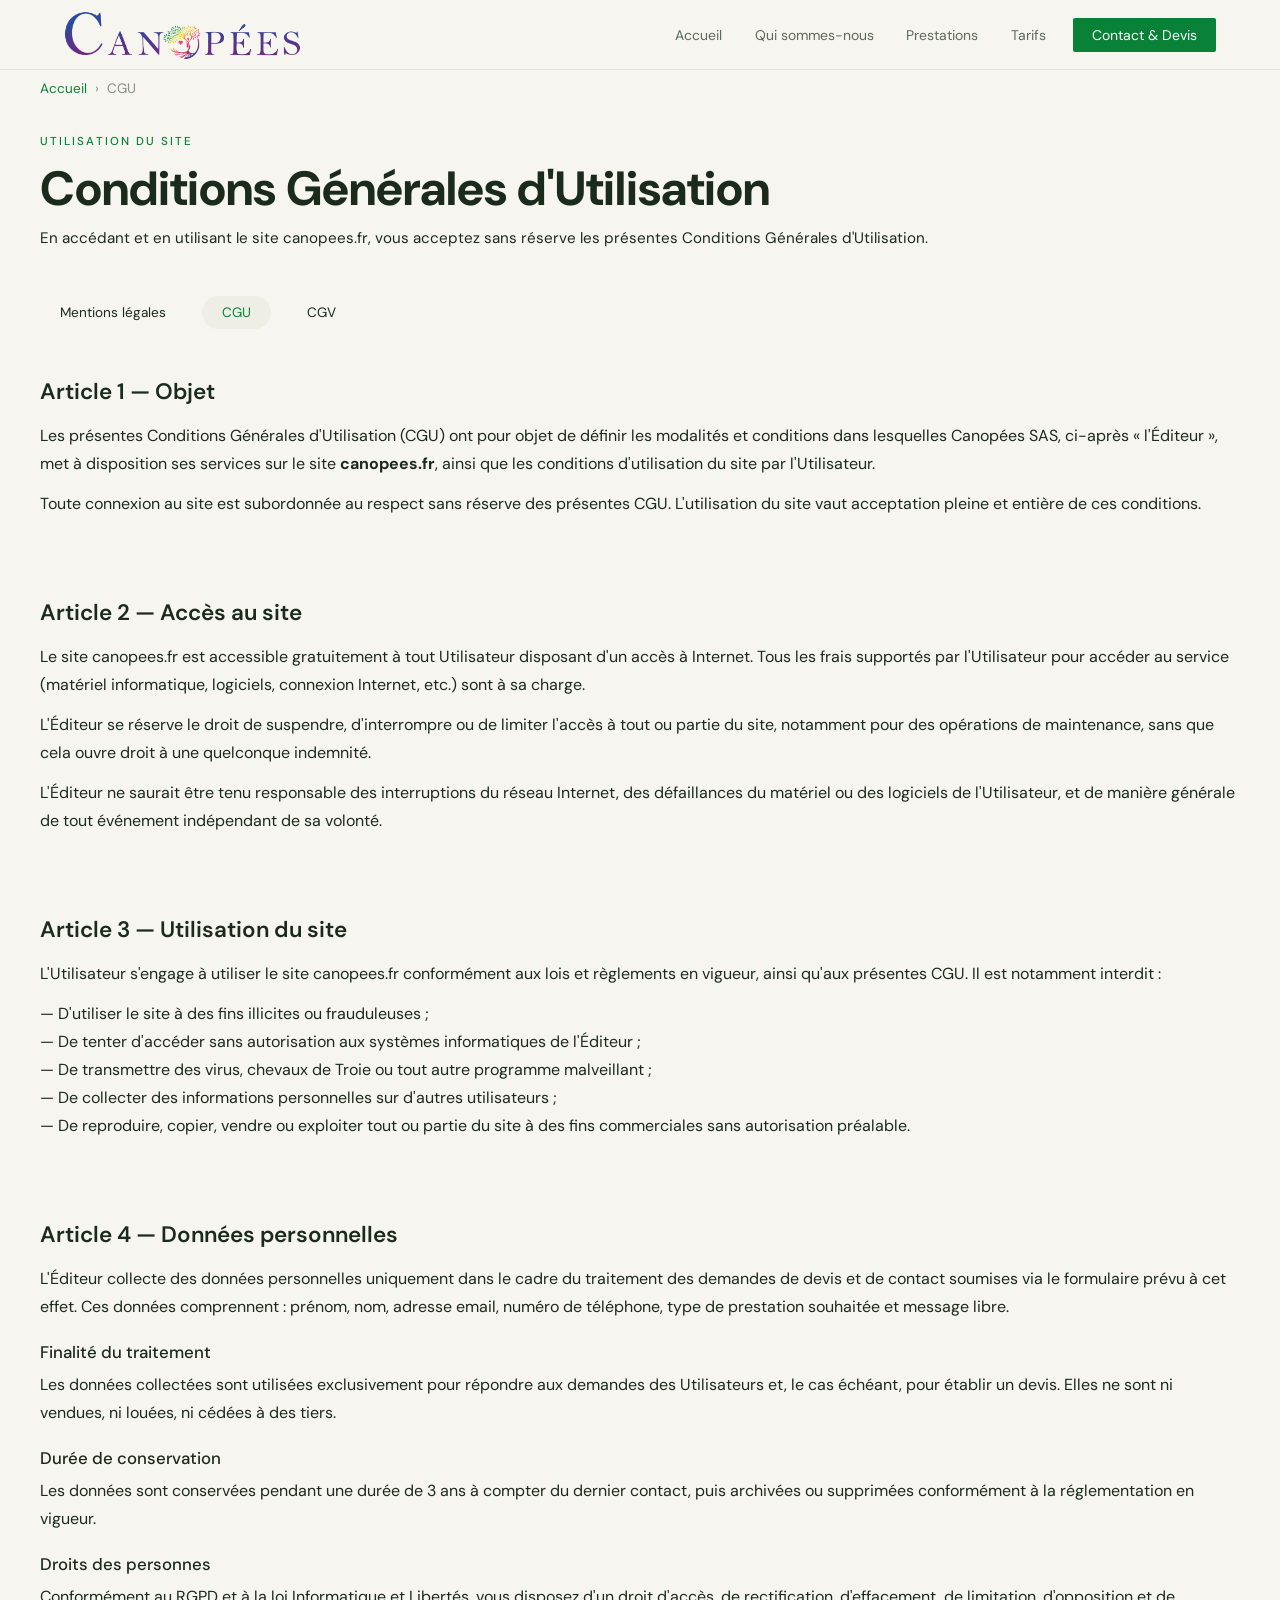
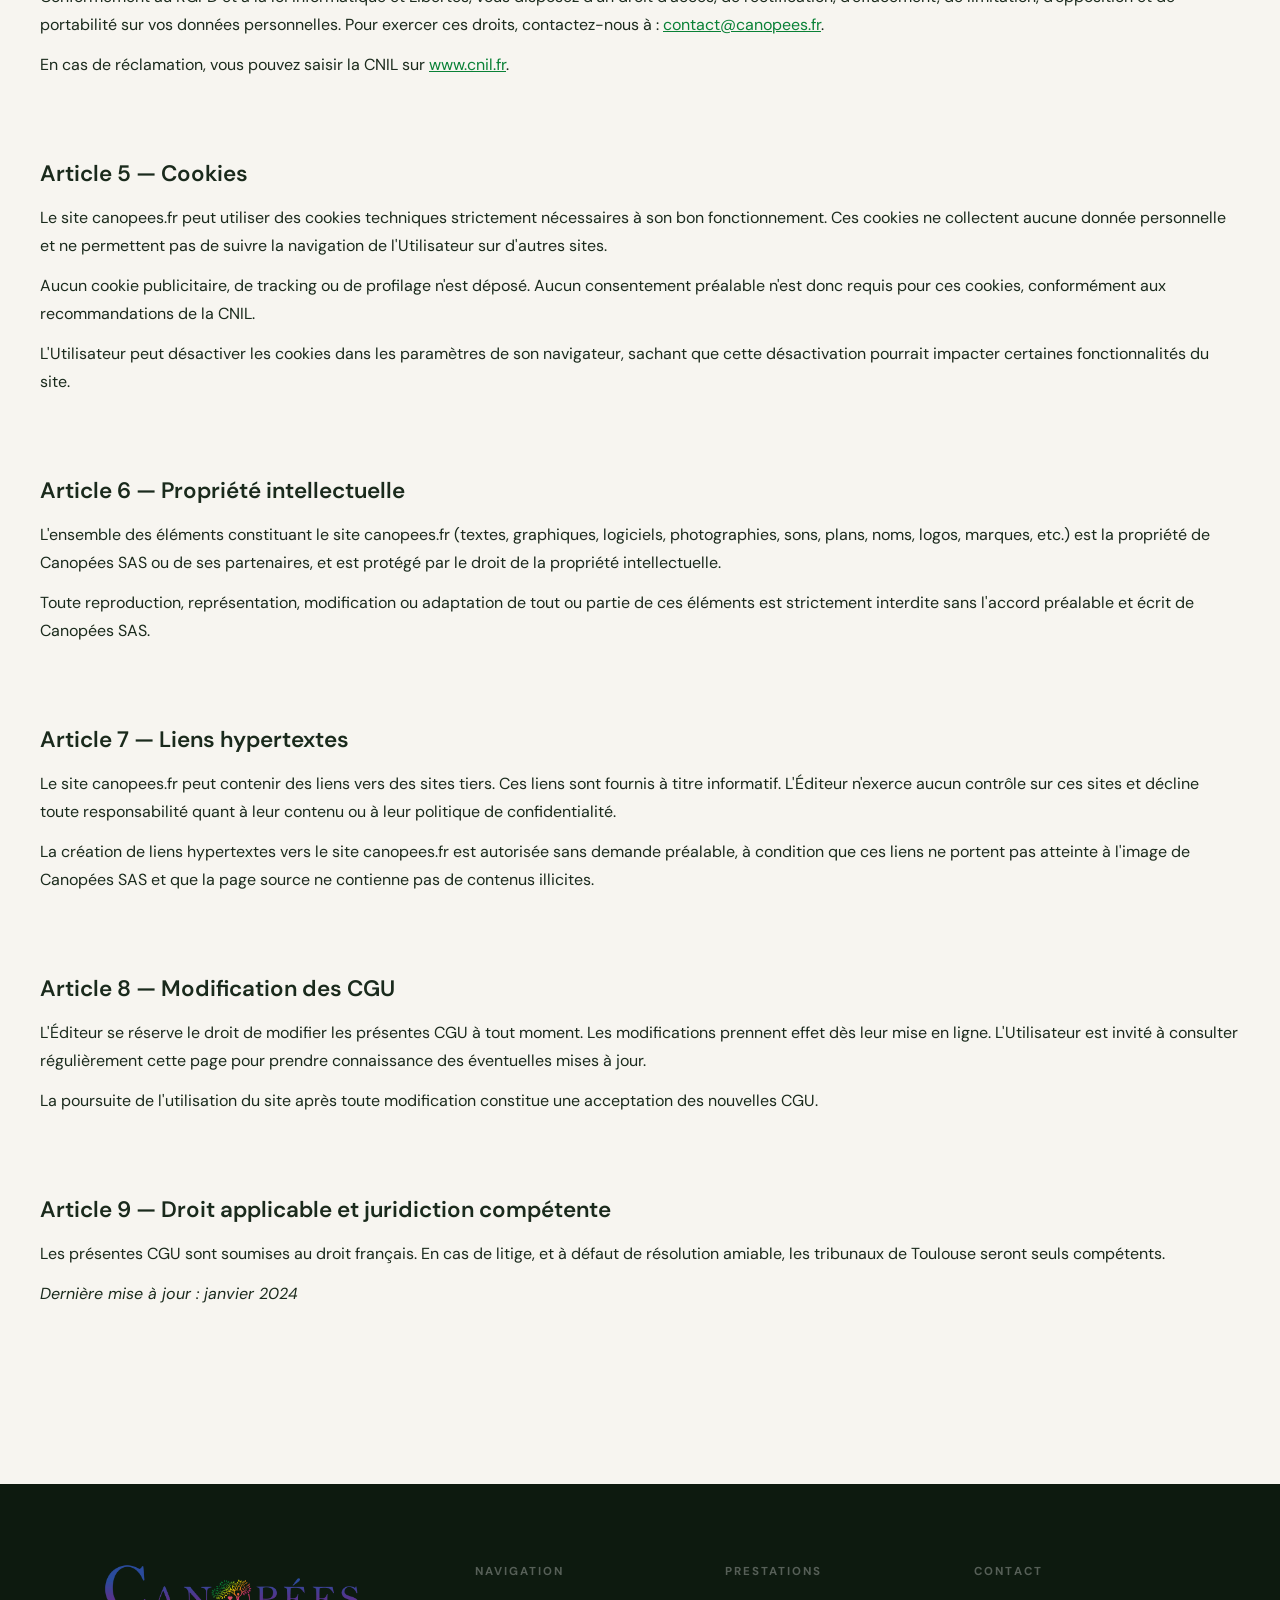
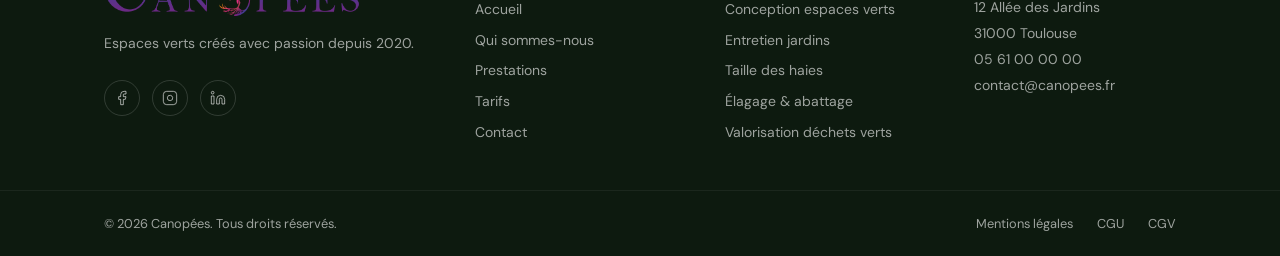
<file: cgu.html>
<!doctype html>
<html lang="fr">
  <head>
    <meta charset="UTF-8" />
    <meta name="viewport" content="width=device-width, initial-scale=1.0" />
    <title>Conditions Générales d'Utilisation — Canopées</title>
    <link rel="preconnect" href="https://fonts.googleapis.com" />
    <link rel="preconnect" href="https://fonts.gstatic.com" crossorigin />
    <link
      href="https://fonts.googleapis.com/css2?family=Cormorant+Garamond:ital,wght@0,300;0,400;0,600;1,300;1,400&family=DM+Sans:wght@300;400;500&display=swap"
      rel="stylesheet"
    />
    <link rel="stylesheet" href="style.css" />
    <style>
      .legal-page {
        padding: 5rem 0 6rem;
      }
      .legal-page h1 {
        font-size: clamp(2rem, 4vw, 3rem);
        margin-bottom: 0.5rem;
      }
      .legal-page .eyebrow {
        margin-bottom: 0.5rem;
      }
      .legal-intro {
        color: var(--text-light);
        margin-bottom: 3rem;
        font-size: 0.95rem;
      }
      .legal-section {
        margin-bottom: 2.5rem;
        padding-bottom: 2.5rem;
        border-bottom: 1px solid var(--border);
      }
      .legal-section:last-child {
        border-bottom: none;
      }
      .legal-section h2 {
        font-size: 1.4rem;
        font-weight: 600;
        margin-bottom: 1rem;
        color: var(--text);
      }
      .legal-section h3 {
        font-size: 1.05rem;
        font-weight: 500;
        margin: 1.25rem 0 0.5rem;
        color: var(--text);
      }
      .legal-section p {
        color: var(--text-light);
        line-height: 1.75;
        margin-bottom: 0.75rem;
      }
      .legal-section p:last-child {
        margin-bottom: 0;
      }
      .legal-section a {
        color: var(--green);
        text-decoration: underline;
      }
      .legal-breadcrumb {
        display: flex;
        align-items: center;
        gap: 0.5rem;
        font-size: 0.85rem;
        color: var(--text-light);
        margin-bottom: 2rem;
      }
      .legal-breadcrumb a {
        color: var(--green);
        text-decoration: none;
      }
      .legal-breadcrumb a:hover {
        text-decoration: underline;
      }
      .legal-breadcrumb span {
        opacity: 0.5;
      }
      .legal-nav {
        display: flex;
        gap: 1rem;
        flex-wrap: wrap;
        margin-bottom: 3rem;
      }
      .legal-nav a {
        padding: 0.5rem 1.25rem;
        border: 1px solid var(--border);
        border-radius: 100px;
        font-size: 0.85rem;
        text-decoration: none;
        color: var(--text-light);
        transition: all 0.2s;
      }
      .legal-nav a:hover,
      .legal-nav a.active {
        border-color: var(--green);
        color: var(--green);
        background: rgba(74, 103, 65, 0.05);
      }
    </style>
  </head>
  <body>
    <!-- NAV -->
    <nav id="navbar">
      <div class="nav-logo">
        <a
          href="index.html"
          style="
            display: flex;
            align-items: center;
            gap: 0.5rem;
            text-decoration: none;
            color: inherit;
          "
        >
          <img
            src="images/logo.png"
            alt="Canopées"
            style="height: 48px; width: auto"
          />
        </a>
      </div>
      <button class="burger" id="burger" aria-label="Menu">
        <span></span><span></span><span></span>
      </button>
      <ul class="nav-links" id="nav-links">
        <li><a href="index.html">Accueil</a></li>
        <li><a href="qui-sommes-nous.html">Qui sommes-nous</a></li>
        <li><a href="prestations.html">Prestations</a></li>
        <li><a href="tarifs.html">Tarifs</a></li>
        <li><a href="contact.php" class="nav-cta">Contact & Devis</a></li>
      </ul>
    </nav>

    <main>
      <div class="container legal-page">
        <div class="legal-breadcrumb">
          <a href="index.html">Accueil</a>
          <span>›</span>
          <span>CGU</span>
        </div>

        <span class="eyebrow">Utilisation du site</span>
        <h1>Conditions Générales d'Utilisation</h1>
        <p class="legal-intro">
          En accédant et en utilisant le site canopees.fr, vous acceptez sans
          réserve les présentes Conditions Générales d'Utilisation.
        </p>

        <div class="legal-nav">
          <a href="mentions-legales.html">Mentions légales</a>
          <a href="cgu.html" class="active">CGU</a>
          <a href="cgv.html">CGV</a>
        </div>

        <div class="legal-section">
          <h2>Article 1 — Objet</h2>
          <p>
            Les présentes Conditions Générales d'Utilisation (CGU) ont pour
            objet de définir les modalités et conditions dans lesquelles
            Canopées SAS, ci-après « l'Éditeur », met à disposition ses services
            sur le site <strong>canopees.fr</strong>, ainsi que les conditions
            d'utilisation du site par l'Utilisateur.
          </p>
          <p>
            Toute connexion au site est subordonnée au respect sans réserve des
            présentes CGU. L'utilisation du site vaut acceptation pleine et
            entière de ces conditions.
          </p>
        </div>

        <div class="legal-section">
          <h2>Article 2 — Accès au site</h2>
          <p>
            Le site canopees.fr est accessible gratuitement à tout Utilisateur
            disposant d'un accès à Internet. Tous les frais supportés par
            l'Utilisateur pour accéder au service (matériel informatique,
            logiciels, connexion Internet, etc.) sont à sa charge.
          </p>
          <p>
            L'Éditeur se réserve le droit de suspendre, d'interrompre ou de
            limiter l'accès à tout ou partie du site, notamment pour des
            opérations de maintenance, sans que cela ouvre droit à une
            quelconque indemnité.
          </p>
          <p>
            L'Éditeur ne saurait être tenu responsable des interruptions du
            réseau Internet, des défaillances du matériel ou des logiciels de
            l'Utilisateur, et de manière générale de tout événement indépendant
            de sa volonté.
          </p>
        </div>

        <div class="legal-section">
          <h2>Article 3 — Utilisation du site</h2>
          <p>
            L'Utilisateur s'engage à utiliser le site canopees.fr conformément
            aux lois et règlements en vigueur, ainsi qu'aux présentes CGU. Il
            est notamment interdit :
          </p>
          <p>
            — D'utiliser le site à des fins illicites ou frauduleuses ;<br />
            — De tenter d'accéder sans autorisation aux systèmes informatiques
            de l'Éditeur ;<br />
            — De transmettre des virus, chevaux de Troie ou tout autre programme
            malveillant ;<br />
            — De collecter des informations personnelles sur d'autres
            utilisateurs ;<br />
            — De reproduire, copier, vendre ou exploiter tout ou partie du site
            à des fins commerciales sans autorisation préalable.
          </p>
        </div>

        <div class="legal-section">
          <h2>Article 4 — Données personnelles</h2>
          <p>
            L'Éditeur collecte des données personnelles uniquement dans le cadre
            du traitement des demandes de devis et de contact soumises via le
            formulaire prévu à cet effet. Ces données comprennent : prénom, nom,
            adresse email, numéro de téléphone, type de prestation souhaitée et
            message libre.
          </p>
          <h3>Finalité du traitement</h3>
          <p>
            Les données collectées sont utilisées exclusivement pour répondre
            aux demandes des Utilisateurs et, le cas échéant, pour établir un
            devis. Elles ne sont ni vendues, ni louées, ni cédées à des tiers.
          </p>
          <h3>Durée de conservation</h3>
          <p>
            Les données sont conservées pendant une durée de 3 ans à compter du
            dernier contact, puis archivées ou supprimées conformément à la
            réglementation en vigueur.
          </p>
          <h3>Droits des personnes</h3>
          <p>
            Conformément au RGPD et à la loi Informatique et Libertés, vous
            disposez d'un droit d'accès, de rectification, d'effacement, de
            limitation, d'opposition et de portabilité sur vos données
            personnelles. Pour exercer ces droits, contactez-nous à :
            <a href="mailto:contact@canopees.fr">contact@canopees.fr</a>.
          </p>
          <p>
            En cas de réclamation, vous pouvez saisir la CNIL sur
            <a href="https://www.cnil.fr" target="_blank" rel="noopener"
              >www.cnil.fr</a
            >.
          </p>
        </div>

        <div class="legal-section">
          <h2>Article 5 — Cookies</h2>
          <p>
            Le site canopees.fr peut utiliser des cookies techniques strictement
            nécessaires à son bon fonctionnement. Ces cookies ne collectent
            aucune donnée personnelle et ne permettent pas de suivre la
            navigation de l'Utilisateur sur d'autres sites.
          </p>
          <p>
            Aucun cookie publicitaire, de tracking ou de profilage n'est déposé.
            Aucun consentement préalable n'est donc requis pour ces cookies,
            conformément aux recommandations de la CNIL.
          </p>
          <p>
            L'Utilisateur peut désactiver les cookies dans les paramètres de son
            navigateur, sachant que cette désactivation pourrait impacter
            certaines fonctionnalités du site.
          </p>
        </div>

        <div class="legal-section">
          <h2>Article 6 — Propriété intellectuelle</h2>
          <p>
            L'ensemble des éléments constituant le site canopees.fr (textes,
            graphiques, logiciels, photographies, sons, plans, noms, logos,
            marques, etc.) est la propriété de Canopées SAS ou de ses
            partenaires, et est protégé par le droit de la propriété
            intellectuelle.
          </p>
          <p>
            Toute reproduction, représentation, modification ou adaptation de
            tout ou partie de ces éléments est strictement interdite sans
            l'accord préalable et écrit de Canopées SAS.
          </p>
        </div>

        <div class="legal-section">
          <h2>Article 7 — Liens hypertextes</h2>
          <p>
            Le site canopees.fr peut contenir des liens vers des sites tiers.
            Ces liens sont fournis à titre informatif. L'Éditeur n'exerce aucun
            contrôle sur ces sites et décline toute responsabilité quant à leur
            contenu ou à leur politique de confidentialité.
          </p>
          <p>
            La création de liens hypertextes vers le site canopees.fr est
            autorisée sans demande préalable, à condition que ces liens ne
            portent pas atteinte à l'image de Canopées SAS et que la page source
            ne contienne pas de contenus illicites.
          </p>
        </div>

        <div class="legal-section">
          <h2>Article 8 — Modification des CGU</h2>
          <p>
            L'Éditeur se réserve le droit de modifier les présentes CGU à tout
            moment. Les modifications prennent effet dès leur mise en ligne.
            L'Utilisateur est invité à consulter régulièrement cette page pour
            prendre connaissance des éventuelles mises à jour.
          </p>
          <p>
            La poursuite de l'utilisation du site après toute modification
            constitue une acceptation des nouvelles CGU.
          </p>
        </div>

        <div class="legal-section">
          <h2>Article 9 — Droit applicable et juridiction compétente</h2>
          <p>
            Les présentes CGU sont soumises au droit français. En cas de litige,
            et à défaut de résolution amiable, les tribunaux de Toulouse seront
            seuls compétents.
          </p>
          <p><em>Dernière mise à jour : janvier 2024</em></p>
        </div>
      </div>
    </main>

    <!-- FOOTER -->
    <footer>
      <div class="footer-top">
        <div class="container footer-grid">
          <div class="footer-brand">
            <div class="footer-logo">
              <img
                src="images/logo.png"
                alt="Canopées"
                style="height: 52px; width: auto"
              />
            </div>
            <p>Espaces verts créés avec passion depuis 2020.</p>
            <div class="footer-socials">
              <a href="#" aria-label="Facebook"
                ><svg
                  viewBox="0 0 24 24"
                  fill="none"
                  stroke="currentColor"
                  stroke-width="1.5"
                >
                  <path
                    d="M18 2h-3a5 5 0 00-5 5v3H7v4h3v8h4v-8h3l1-4h-4V7a1 1 0 011-1h3z"
                  /></svg
              ></a>
              <a href="#" aria-label="Instagram"
                ><svg
                  viewBox="0 0 24 24"
                  fill="none"
                  stroke="currentColor"
                  stroke-width="1.5"
                >
                  <rect x="2" y="2" width="20" height="20" rx="5" ry="5" />
                  <path d="M16 11.37A4 4 0 1112.63 8 4 4 0 0116 11.37z" />
                  <line x1="17.5" y1="6.5" x2="17.51" y2="6.5" /></svg
              ></a>
              <a href="#" aria-label="LinkedIn"
                ><svg
                  viewBox="0 0 24 24"
                  fill="none"
                  stroke="currentColor"
                  stroke-width="1.5"
                >
                  <path
                    d="M16 8a6 6 0 016 6v7h-4v-7a2 2 0 00-2-2 2 2 0 00-2 2v7h-4v-7a6 6 0 016-6zM2 9h4v12H2z"
                  />
                  <circle cx="4" cy="4" r="2" /></svg
              ></a>
            </div>
          </div>
          <div class="footer-col">
            <h4>Navigation</h4>
            <ul>
              <li><a href="index.html">Accueil</a></li>
              <li><a href="qui-sommes-nous.html">Qui sommes-nous</a></li>
              <li><a href="prestations.html">Prestations</a></li>
              <li><a href="tarifs.html">Tarifs</a></li>
              <li><a href="contact.php">Contact</a></li>
            </ul>
          </div>
          <div class="footer-col">
            <h4>Prestations</h4>
            <ul>
              <li><a href="prestations.html">Conception espaces verts</a></li>
              <li><a href="prestations.html">Entretien jardins</a></li>
              <li><a href="prestations.html">Taille des haies</a></li>
              <li><a href="prestations.html">Élagage & abattage</a></li>
              <li><a href="prestations.html">Valorisation déchets verts</a></li>
            </ul>
          </div>
          <div class="footer-col">
            <h4>Contact</h4>
            <address>
              <p>12 Allée des Jardins</p>
              <p>31000 Toulouse</p>
              <p><a href="tel:0561000000">05 61 00 00 00</a></p>
              <p>
                <a href="mailto:contact@canopees.fr">contact@canopees.fr</a>
              </p>
            </address>
          </div>
        </div>
      </div>
      <div class="footer-bottom">
        <div class="container footer-bottom-inner">
          <p>© 2026 Canopées. Tous droits réservés.</p>
          <div class="footer-legal">
            <a href="mentions-legales.html">Mentions légales</a>
            <a href="cgu.html">CGU</a>
            <a href="cgv.html">CGV</a>
          </div>
        </div>
      </div>
    </footer>

    <script src="script.js"></script>
  </body>
</html>
</file>
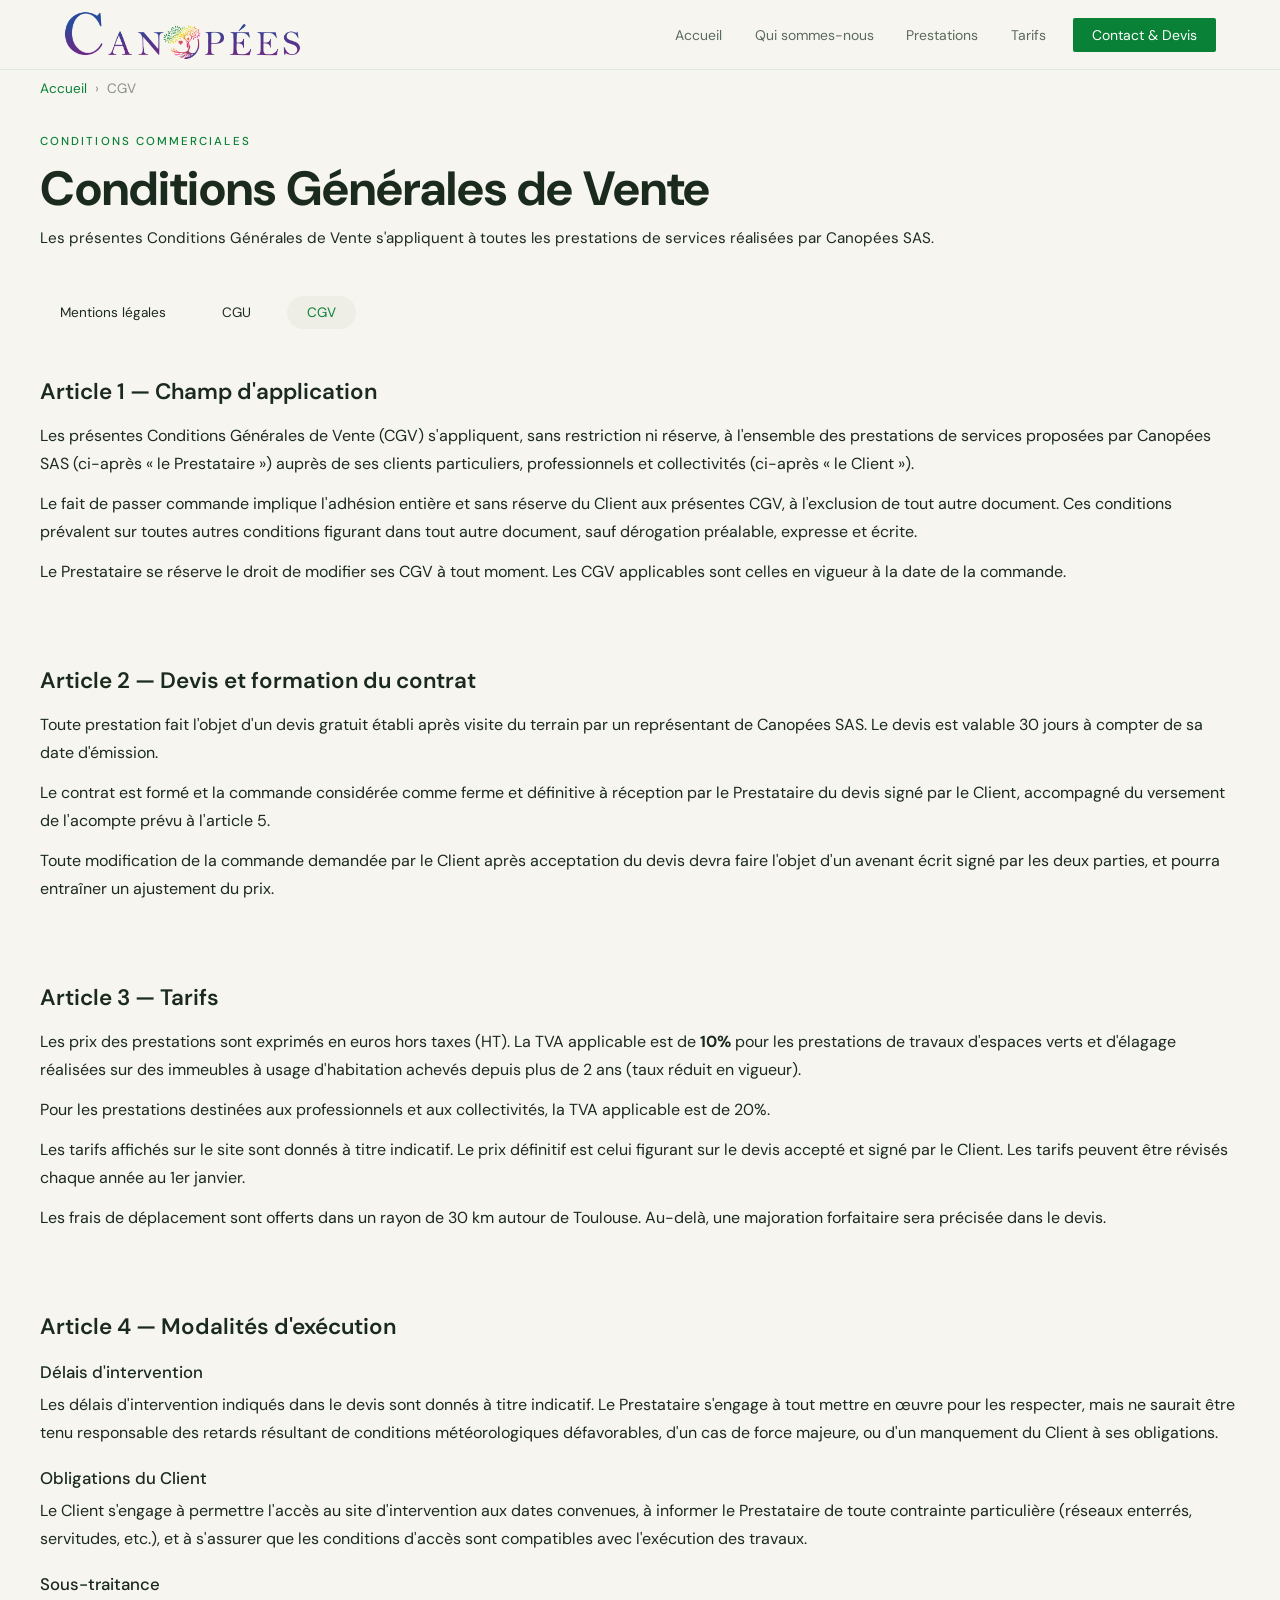
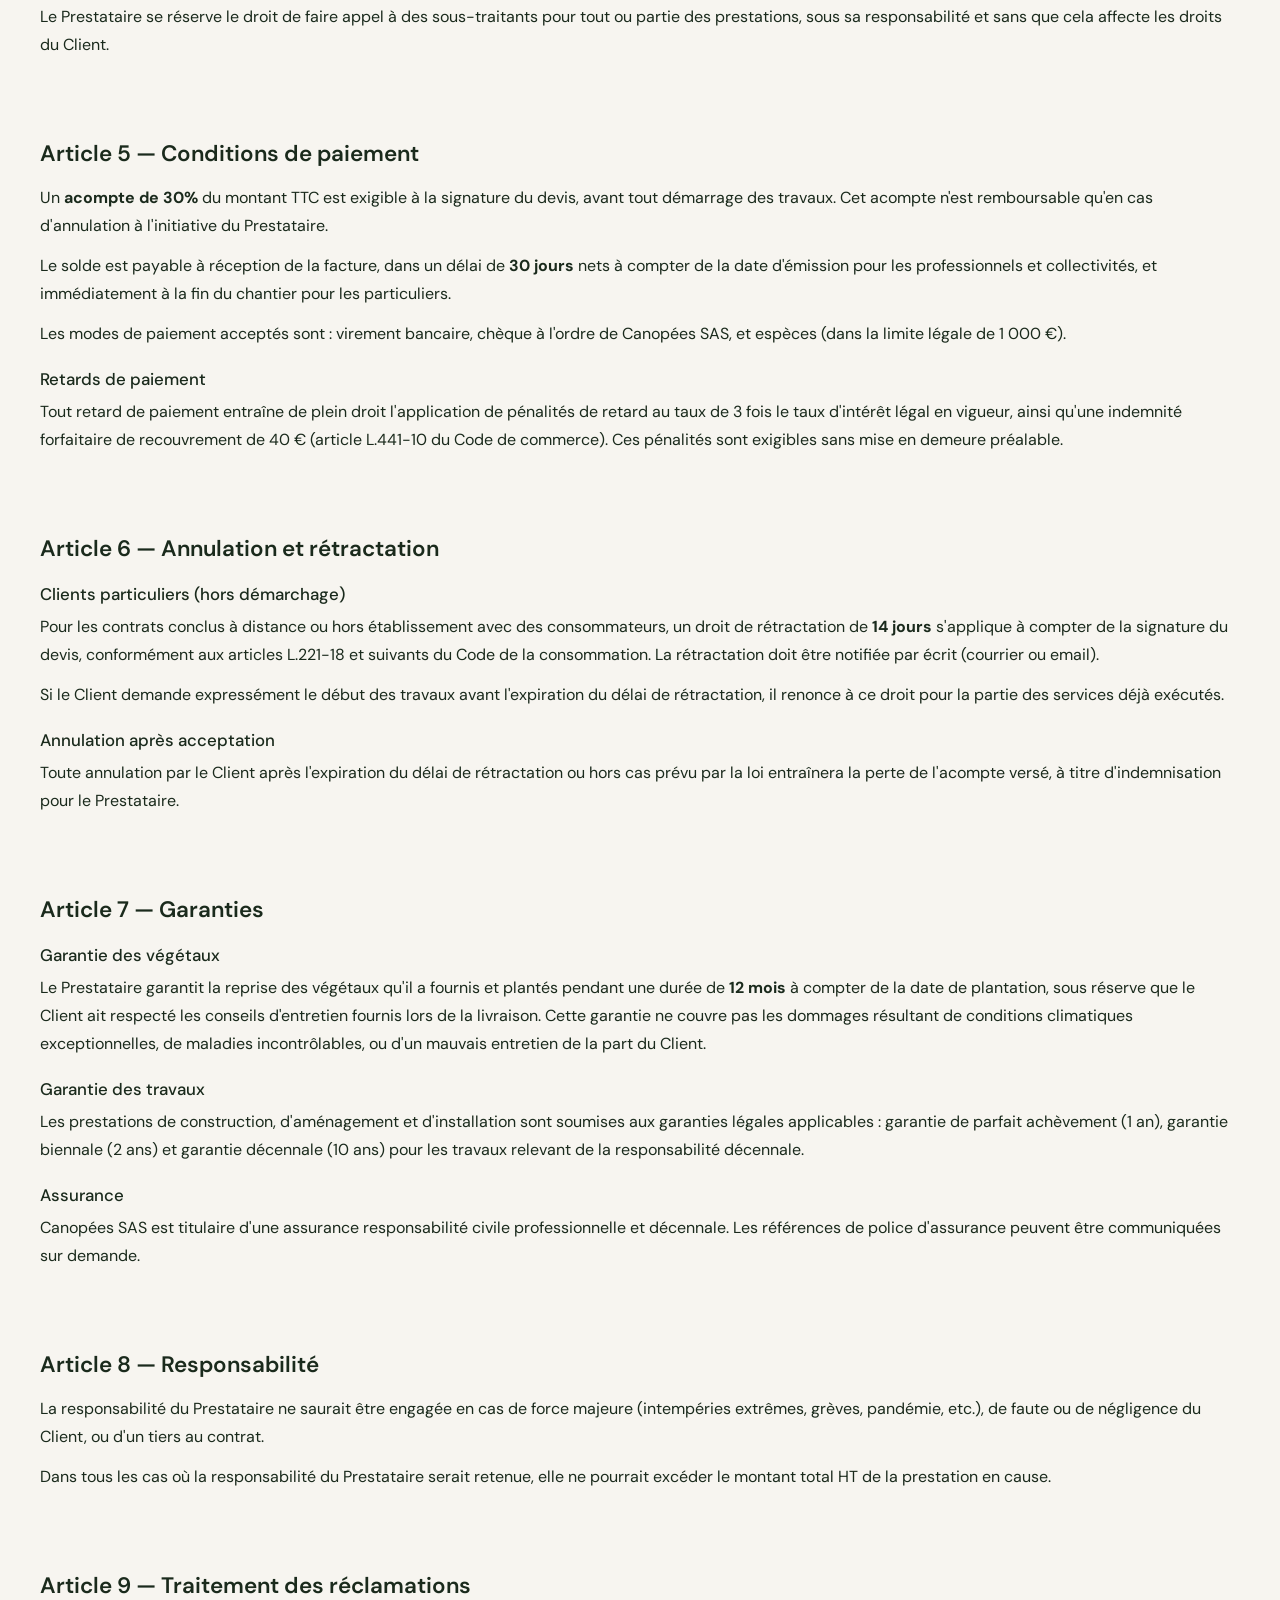
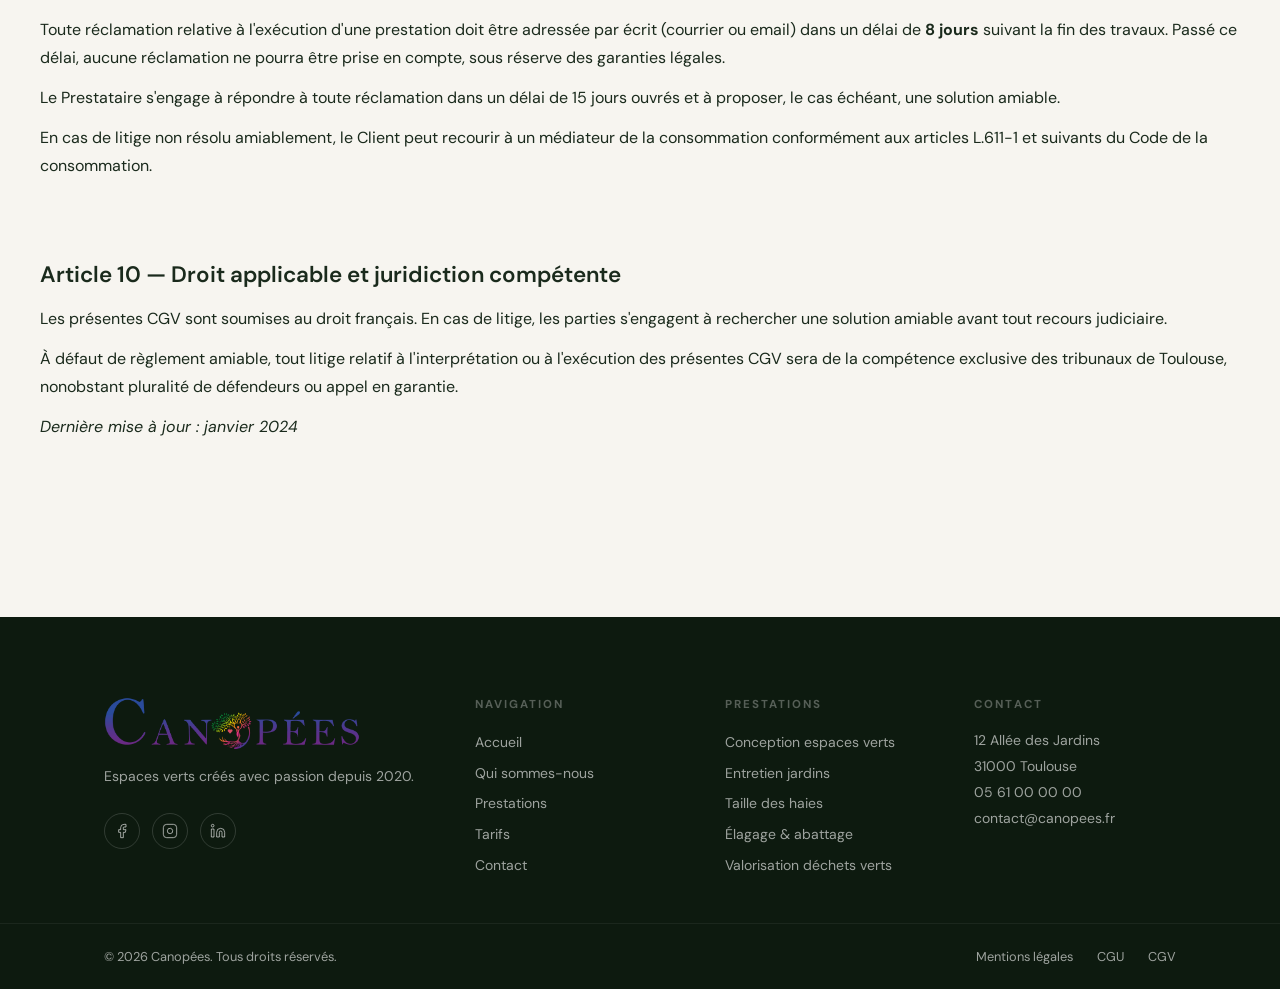
<file: cgv.html>
<!doctype html>
<html lang="fr">
  <head>
    <meta charset="UTF-8" />
    <meta name="viewport" content="width=device-width, initial-scale=1.0" />
    <title>Conditions Générales de Vente — Canopées</title>
    <link rel="preconnect" href="https://fonts.googleapis.com" />
    <link rel="preconnect" href="https://fonts.gstatic.com" crossorigin />
    <link
      href="https://fonts.googleapis.com/css2?family=Cormorant+Garamond:ital,wght@0,300;0,400;0,600;1,300;1,400&family=DM+Sans:wght@300;400;500&display=swap"
      rel="stylesheet"
    />
    <link rel="stylesheet" href="style.css" />
    <style>
      .legal-page {
        padding: 5rem 0 6rem;
      }
      .legal-page h1 {
        font-size: clamp(2rem, 4vw, 3rem);
        margin-bottom: 0.5rem;
      }
      .legal-page .eyebrow {
        margin-bottom: 0.5rem;
      }
      .legal-intro {
        color: var(--text-light);
        margin-bottom: 3rem;
        font-size: 0.95rem;
      }
      .legal-section {
        margin-bottom: 2.5rem;
        padding-bottom: 2.5rem;
        border-bottom: 1px solid var(--border);
      }
      .legal-section:last-child {
        border-bottom: none;
      }
      .legal-section h2 {
        font-size: 1.4rem;
        font-weight: 600;
        margin-bottom: 1rem;
        color: var(--text);
      }
      .legal-section h3 {
        font-size: 1.05rem;
        font-weight: 500;
        margin: 1.25rem 0 0.5rem;
        color: var(--text);
      }
      .legal-section p {
        color: var(--text-light);
        line-height: 1.75;
        margin-bottom: 0.75rem;
      }
      .legal-section p:last-child {
        margin-bottom: 0;
      }
      .legal-section a {
        color: var(--green);
        text-decoration: underline;
      }
      .legal-breadcrumb {
        display: flex;
        align-items: center;
        gap: 0.5rem;
        font-size: 0.85rem;
        color: var(--text-light);
        margin-bottom: 2rem;
      }
      .legal-breadcrumb a {
        color: var(--green);
        text-decoration: none;
      }
      .legal-breadcrumb a:hover {
        text-decoration: underline;
      }
      .legal-breadcrumb span {
        opacity: 0.5;
      }
      .legal-nav {
        display: flex;
        gap: 1rem;
        flex-wrap: wrap;
        margin-bottom: 3rem;
      }
      .legal-nav a {
        padding: 0.5rem 1.25rem;
        border: 1px solid var(--border);
        border-radius: 100px;
        font-size: 0.85rem;
        text-decoration: none;
        color: var(--text-light);
        transition: all 0.2s;
      }
      .legal-nav a:hover,
      .legal-nav a.active {
        border-color: var(--green);
        color: var(--green);
        background: rgba(74, 103, 65, 0.05);
      }
    </style>
  </head>
  <body>
    <!-- NAV -->
    <nav id="navbar">
      <div class="nav-logo">
        <a
          href="index.html"
          style="
            display: flex;
            align-items: center;
            gap: 0.5rem;
            text-decoration: none;
            color: inherit;
          "
        >
          <img
            src="images/logo.png"
            alt="Canopées"
            style="height: 48px; width: auto"
          />
        </a>
      </div>
      <button class="burger" id="burger" aria-label="Menu">
        <span></span><span></span><span></span>
      </button>
      <ul class="nav-links" id="nav-links">
        <li><a href="index.html">Accueil</a></li>
        <li><a href="qui-sommes-nous.html">Qui sommes-nous</a></li>
        <li><a href="prestations.html">Prestations</a></li>
        <li><a href="tarifs.html">Tarifs</a></li>
        <li><a href="contact.php" class="nav-cta">Contact & Devis</a></li>
      </ul>
    </nav>

    <main>
      <div class="container legal-page">
        <div class="legal-breadcrumb">
          <a href="index.html">Accueil</a>
          <span>›</span>
          <span>CGV</span>
        </div>

        <span class="eyebrow">Conditions commerciales</span>
        <h1>Conditions Générales de Vente</h1>
        <p class="legal-intro">
          Les présentes Conditions Générales de Vente s'appliquent à toutes les
          prestations de services réalisées par Canopées SAS.
        </p>

        <div class="legal-nav">
          <a href="mentions-legales.html">Mentions légales</a>
          <a href="cgu.html">CGU</a>
          <a href="cgv.html" class="active">CGV</a>
        </div>

        <div class="legal-section">
          <h2>Article 1 — Champ d'application</h2>
          <p>
            Les présentes Conditions Générales de Vente (CGV) s'appliquent, sans
            restriction ni réserve, à l'ensemble des prestations de services
            proposées par Canopées SAS (ci-après « le Prestataire ») auprès de
            ses clients particuliers, professionnels et collectivités (ci-après
            « le Client »).
          </p>
          <p>
            Le fait de passer commande implique l'adhésion entière et sans
            réserve du Client aux présentes CGV, à l'exclusion de tout autre
            document. Ces conditions prévalent sur toutes autres conditions
            figurant dans tout autre document, sauf dérogation préalable,
            expresse et écrite.
          </p>
          <p>
            Le Prestataire se réserve le droit de modifier ses CGV à tout
            moment. Les CGV applicables sont celles en vigueur à la date de la
            commande.
          </p>
        </div>

        <div class="legal-section">
          <h2>Article 2 — Devis et formation du contrat</h2>
          <p>
            Toute prestation fait l'objet d'un devis gratuit établi après visite
            du terrain par un représentant de Canopées SAS. Le devis est valable
            30 jours à compter de sa date d'émission.
          </p>
          <p>
            Le contrat est formé et la commande considérée comme ferme et
            définitive à réception par le Prestataire du devis signé par le
            Client, accompagné du versement de l'acompte prévu à l'article 5.
          </p>
          <p>
            Toute modification de la commande demandée par le Client après
            acceptation du devis devra faire l'objet d'un avenant écrit signé
            par les deux parties, et pourra entraîner un ajustement du prix.
          </p>
        </div>

        <div class="legal-section">
          <h2>Article 3 — Tarifs</h2>
          <p>
            Les prix des prestations sont exprimés en euros hors taxes (HT). La
            TVA applicable est de <strong>10%</strong> pour les prestations de
            travaux d'espaces verts et d'élagage réalisées sur des immeubles à
            usage d'habitation achevés depuis plus de 2 ans (taux réduit en
            vigueur).
          </p>
          <p>
            Pour les prestations destinées aux professionnels et aux
            collectivités, la TVA applicable est de 20%.
          </p>
          <p>
            Les tarifs affichés sur le site sont donnés à titre indicatif. Le
            prix définitif est celui figurant sur le devis accepté et signé par
            le Client. Les tarifs peuvent être révisés chaque année au 1er
            janvier.
          </p>
          <p>
            Les frais de déplacement sont offerts dans un rayon de 30 km autour
            de Toulouse. Au-delà, une majoration forfaitaire sera précisée dans
            le devis.
          </p>
        </div>

        <div class="legal-section">
          <h2>Article 4 — Modalités d'exécution</h2>
          <h3>Délais d'intervention</h3>
          <p>
            Les délais d'intervention indiqués dans le devis sont donnés à titre
            indicatif. Le Prestataire s'engage à tout mettre en œuvre pour les
            respecter, mais ne saurait être tenu responsable des retards
            résultant de conditions météorologiques défavorables, d'un cas de
            force majeure, ou d'un manquement du Client à ses obligations.
          </p>
          <h3>Obligations du Client</h3>
          <p>
            Le Client s'engage à permettre l'accès au site d'intervention aux
            dates convenues, à informer le Prestataire de toute contrainte
            particulière (réseaux enterrés, servitudes, etc.), et à s'assurer
            que les conditions d'accès sont compatibles avec l'exécution des
            travaux.
          </p>
          <h3>Sous-traitance</h3>
          <p>
            Le Prestataire se réserve le droit de faire appel à des
            sous-traitants pour tout ou partie des prestations, sous sa
            responsabilité et sans que cela affecte les droits du Client.
          </p>
        </div>

        <div class="legal-section">
          <h2>Article 5 — Conditions de paiement</h2>
          <p>
            Un <strong>acompte de 30%</strong> du montant TTC est exigible à la
            signature du devis, avant tout démarrage des travaux. Cet acompte
            n'est remboursable qu'en cas d'annulation à l'initiative du
            Prestataire.
          </p>
          <p>
            Le solde est payable à réception de la facture, dans un délai de
            <strong>30 jours</strong> nets à compter de la date d'émission pour
            les professionnels et collectivités, et immédiatement à la fin du
            chantier pour les particuliers.
          </p>
          <p>
            Les modes de paiement acceptés sont : virement bancaire, chèque à
            l'ordre de Canopées SAS, et espèces (dans la limite légale de 1 000
            €).
          </p>
          <h3>Retards de paiement</h3>
          <p>
            Tout retard de paiement entraîne de plein droit l'application de
            pénalités de retard au taux de 3 fois le taux d'intérêt légal en
            vigueur, ainsi qu'une indemnité forfaitaire de recouvrement de 40 €
            (article L.441-10 du Code de commerce). Ces pénalités sont exigibles
            sans mise en demeure préalable.
          </p>
        </div>

        <div class="legal-section">
          <h2>Article 6 — Annulation et rétractation</h2>
          <h3>Clients particuliers (hors démarchage)</h3>
          <p>
            Pour les contrats conclus à distance ou hors établissement avec des
            consommateurs, un droit de rétractation de
            <strong>14 jours</strong> s'applique à compter de la signature du
            devis, conformément aux articles L.221-18 et suivants du Code de la
            consommation. La rétractation doit être notifiée par écrit (courrier
            ou email).
          </p>
          <p>
            Si le Client demande expressément le début des travaux avant
            l'expiration du délai de rétractation, il renonce à ce droit pour la
            partie des services déjà exécutés.
          </p>
          <h3>Annulation après acceptation</h3>
          <p>
            Toute annulation par le Client après l'expiration du délai de
            rétractation ou hors cas prévu par la loi entraînera la perte de
            l'acompte versé, à titre d'indemnisation pour le Prestataire.
          </p>
        </div>

        <div class="legal-section">
          <h2>Article 7 — Garanties</h2>
          <h3>Garantie des végétaux</h3>
          <p>
            Le Prestataire garantit la reprise des végétaux qu'il a fournis et
            plantés pendant une durée de <strong>12 mois</strong> à compter de
            la date de plantation, sous réserve que le Client ait respecté les
            conseils d'entretien fournis lors de la livraison. Cette garantie ne
            couvre pas les dommages résultant de conditions climatiques
            exceptionnelles, de maladies incontrôlables, ou d'un mauvais
            entretien de la part du Client.
          </p>
          <h3>Garantie des travaux</h3>
          <p>
            Les prestations de construction, d'aménagement et d'installation
            sont soumises aux garanties légales applicables : garantie de
            parfait achèvement (1 an), garantie biennale (2 ans) et garantie
            décennale (10 ans) pour les travaux relevant de la responsabilité
            décennale.
          </p>
          <h3>Assurance</h3>
          <p>
            Canopées SAS est titulaire d'une assurance responsabilité civile
            professionnelle et décennale. Les références de police d'assurance
            peuvent être communiquées sur demande.
          </p>
        </div>

        <div class="legal-section">
          <h2>Article 8 — Responsabilité</h2>
          <p>
            La responsabilité du Prestataire ne saurait être engagée en cas de
            force majeure (intempéries extrêmes, grèves, pandémie, etc.), de
            faute ou de négligence du Client, ou d'un tiers au contrat.
          </p>
          <p>
            Dans tous les cas où la responsabilité du Prestataire serait
            retenue, elle ne pourrait excéder le montant total HT de la
            prestation en cause.
          </p>
        </div>

        <div class="legal-section">
          <h2>Article 9 — Traitement des réclamations</h2>
          <p>
            Toute réclamation relative à l'exécution d'une prestation doit être
            adressée par écrit (courrier ou email) dans un délai de
            <strong>8 jours</strong> suivant la fin des travaux. Passé ce délai,
            aucune réclamation ne pourra être prise en compte, sous réserve des
            garanties légales.
          </p>
          <p>
            Le Prestataire s'engage à répondre à toute réclamation dans un délai
            de 15 jours ouvrés et à proposer, le cas échéant, une solution
            amiable.
          </p>
          <p>
            En cas de litige non résolu amiablement, le Client peut recourir à
            un médiateur de la consommation conformément aux articles L.611-1 et
            suivants du Code de la consommation.
          </p>
        </div>

        <div class="legal-section">
          <h2>Article 10 — Droit applicable et juridiction compétente</h2>
          <p>
            Les présentes CGV sont soumises au droit français. En cas de litige,
            les parties s'engagent à rechercher une solution amiable avant tout
            recours judiciaire.
          </p>
          <p>
            À défaut de règlement amiable, tout litige relatif à
            l'interprétation ou à l'exécution des présentes CGV sera de la
            compétence exclusive des tribunaux de Toulouse, nonobstant pluralité
            de défendeurs ou appel en garantie.
          </p>
          <p><em>Dernière mise à jour : janvier 2024</em></p>
        </div>
      </div>
    </main>

    <!-- FOOTER -->
    <footer>
      <div class="footer-top">
        <div class="container footer-grid">
          <div class="footer-brand">
            <div class="footer-logo">
              <img
                src="images/logo.png"
                alt="Canopées"
                style="height: 52px; width: auto"
              />
            </div>
            <p>Espaces verts créés avec passion depuis 2020.</p>
            <div class="footer-socials">
              <a href="#" aria-label="Facebook"
                ><svg
                  viewBox="0 0 24 24"
                  fill="none"
                  stroke="currentColor"
                  stroke-width="1.5"
                >
                  <path
                    d="M18 2h-3a5 5 0 00-5 5v3H7v4h3v8h4v-8h3l1-4h-4V7a1 1 0 011-1h3z"
                  /></svg
              ></a>
              <a href="#" aria-label="Instagram"
                ><svg
                  viewBox="0 0 24 24"
                  fill="none"
                  stroke="currentColor"
                  stroke-width="1.5"
                >
                  <rect x="2" y="2" width="20" height="20" rx="5" ry="5" />
                  <path d="M16 11.37A4 4 0 1112.63 8 4 4 0 0116 11.37z" />
                  <line x1="17.5" y1="6.5" x2="17.51" y2="6.5" /></svg
              ></a>
              <a href="#" aria-label="LinkedIn"
                ><svg
                  viewBox="0 0 24 24"
                  fill="none"
                  stroke="currentColor"
                  stroke-width="1.5"
                >
                  <path
                    d="M16 8a6 6 0 016 6v7h-4v-7a2 2 0 00-2-2 2 2 0 00-2 2v7h-4v-7a6 6 0 016-6zM2 9h4v12H2z"
                  />
                  <circle cx="4" cy="4" r="2" /></svg
              ></a>
            </div>
          </div>
          <div class="footer-col">
            <h4>Navigation</h4>
            <ul>
              <li><a href="index.html">Accueil</a></li>
              <li><a href="qui-sommes-nous.html">Qui sommes-nous</a></li>
              <li><a href="prestations.html">Prestations</a></li>
              <li><a href="tarifs.html">Tarifs</a></li>
              <li><a href="contact.php">Contact</a></li>
            </ul>
          </div>
          <div class="footer-col">
            <h4>Prestations</h4>
            <ul>
              <li><a href="prestations.html">Conception espaces verts</a></li>
              <li><a href="prestations.html">Entretien jardins</a></li>
              <li><a href="prestations.html">Taille des haies</a></li>
              <li><a href="prestations.html">Élagage & abattage</a></li>
              <li><a href="prestations.html">Valorisation déchets verts</a></li>
            </ul>
          </div>
          <div class="footer-col">
            <h4>Contact</h4>
            <address>
              <p>12 Allée des Jardins</p>
              <p>31000 Toulouse</p>
              <p><a href="tel:0561000000">05 61 00 00 00</a></p>
              <p>
                <a href="mailto:contact@canopees.fr">contact@canopees.fr</a>
              </p>
            </address>
          </div>
        </div>
      </div>
      <div class="footer-bottom">
        <div class="container footer-bottom-inner">
          <p>© 2026 Canopées. Tous droits réservés.</p>
          <div class="footer-legal">
            <a href="mentions-legales.html">Mentions légales</a>
            <a href="cgu.html">CGU</a>
            <a href="cgv.html">CGV</a>
          </div>
        </div>
      </div>
    </footer>

    <script src="script.js"></script>
  </body>
</html>
</file>
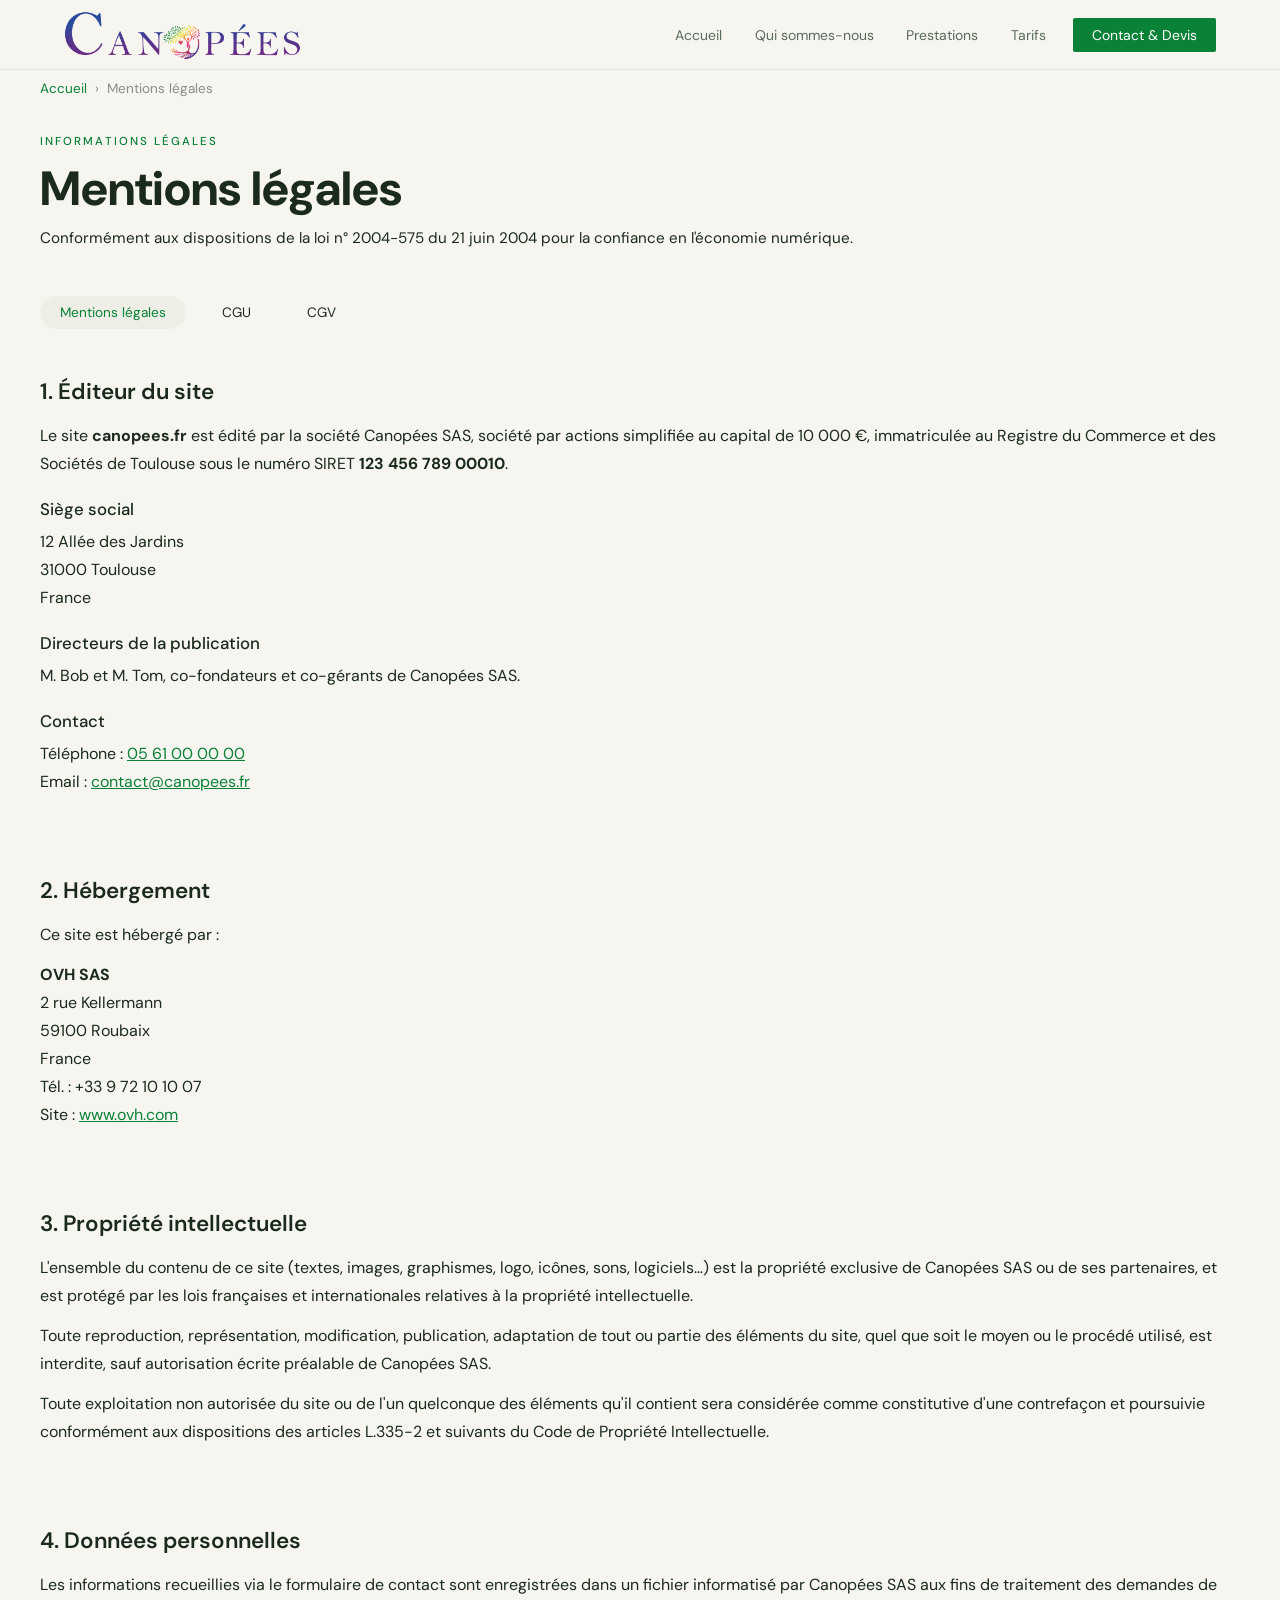
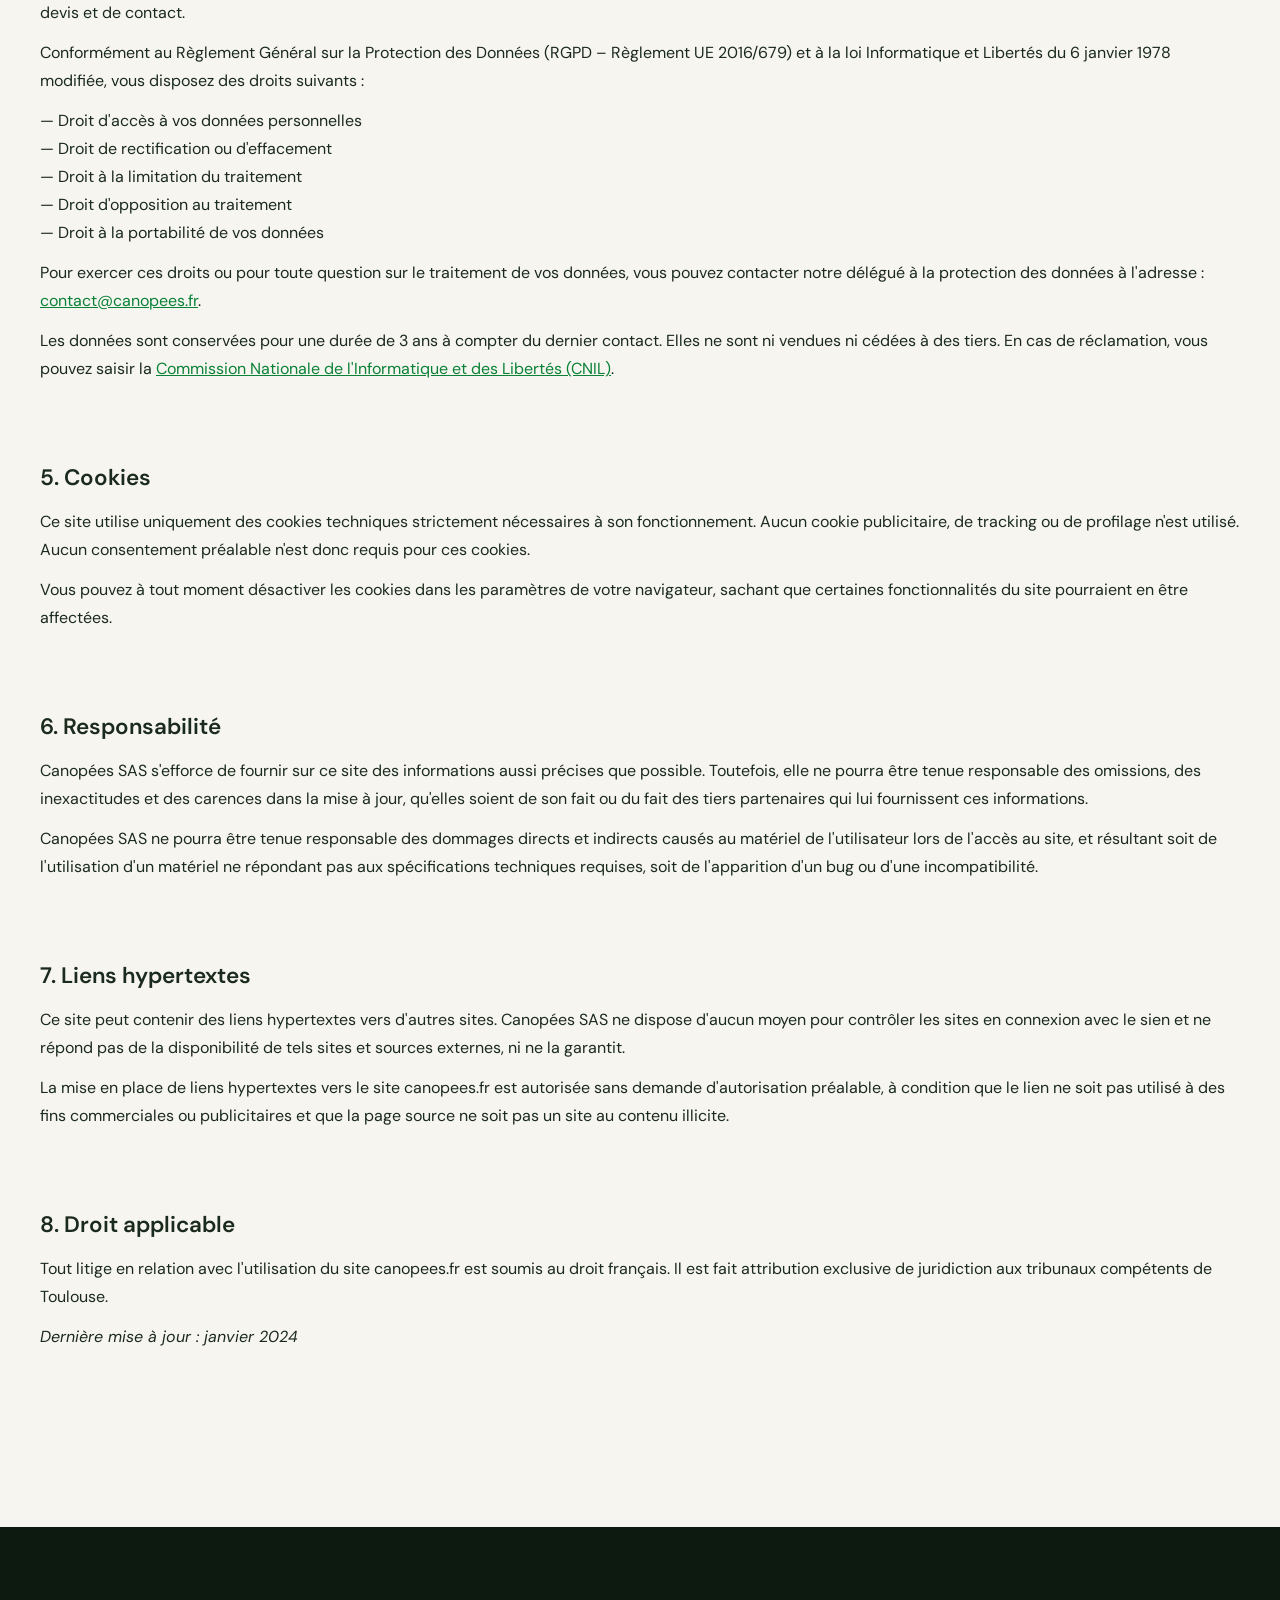
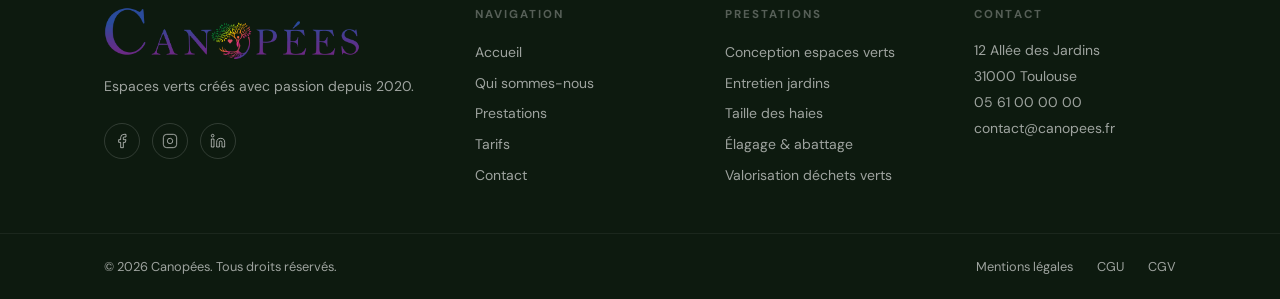
<file: mentions-legales.html>
<!doctype html>
<html lang="fr">
  <head>
    <meta charset="UTF-8" />
    <meta name="viewport" content="width=device-width, initial-scale=1.0" />
    <title>Mentions légales — Canopées</title>
    <link rel="preconnect" href="https://fonts.googleapis.com" />
    <link rel="preconnect" href="https://fonts.gstatic.com" crossorigin />
    <link
      href="https://fonts.googleapis.com/css2?family=Cormorant+Garamond:ital,wght@0,300;0,400;0,600;1,300;1,400&family=DM+Sans:wght@300;400;500&display=swap"
      rel="stylesheet"
    />
    <link rel="stylesheet" href="style.css" />
    <style>
      .legal-page {
        padding: 5rem 0 6rem;
      }
      .legal-page h1 {
        font-size: clamp(2rem, 4vw, 3rem);
        margin-bottom: 0.5rem;
      }
      .legal-page .eyebrow {
        margin-bottom: 0.5rem;
      }
      .legal-intro {
        color: var(--text-light);
        margin-bottom: 3rem;
        font-size: 0.95rem;
      }
      .legal-section {
        margin-bottom: 2.5rem;
        padding-bottom: 2.5rem;
        border-bottom: 1px solid var(--border);
      }
      .legal-section:last-child {
        border-bottom: none;
      }
      .legal-section h2 {
        font-size: 1.4rem;
        font-weight: 600;
        margin-bottom: 1rem;
        color: var(--text);
      }
      .legal-section h3 {
        font-size: 1.05rem;
        font-weight: 500;
        margin: 1.25rem 0 0.5rem;
        color: var(--text);
      }
      .legal-section p {
        color: var(--text-light);
        line-height: 1.75;
        margin-bottom: 0.75rem;
      }
      .legal-section p:last-child {
        margin-bottom: 0;
      }
      .legal-section a {
        color: var(--green);
        text-decoration: underline;
      }
      .legal-breadcrumb {
        display: flex;
        align-items: center;
        gap: 0.5rem;
        font-size: 0.85rem;
        color: var(--text-light);
        margin-bottom: 2rem;
      }
      .legal-breadcrumb a {
        color: var(--green);
        text-decoration: none;
      }
      .legal-breadcrumb a:hover {
        text-decoration: underline;
      }
      .legal-breadcrumb span {
        opacity: 0.5;
      }
      .legal-nav {
        display: flex;
        gap: 1rem;
        flex-wrap: wrap;
        margin-bottom: 3rem;
      }
      .legal-nav a {
        padding: 0.5rem 1.25rem;
        border: 1px solid var(--border);
        border-radius: 100px;
        font-size: 0.85rem;
        text-decoration: none;
        color: var(--text-light);
        transition: all 0.2s;
      }
      .legal-nav a:hover,
      .legal-nav a.active {
        border-color: var(--green);
        color: var(--green);
        background: rgba(74, 103, 65, 0.05);
      }
    </style>
  </head>
  <body>
    <!-- NAV -->
    <nav id="navbar">
      <div class="nav-logo">
        <a
          href="index.html"
          style="
            display: flex;
            align-items: center;
            gap: 0.5rem;
            text-decoration: none;
            color: inherit;
          "
        >
          <img
            src="images/logo.png"
            alt="Canopées"
            style="height: 48px; width: auto"
          />
        </a>
      </div>
      <button class="burger" id="burger" aria-label="Menu">
        <span></span><span></span><span></span>
      </button>
      <ul class="nav-links" id="nav-links">
        <li><a href="index.html">Accueil</a></li>
        <li><a href="qui-sommes-nous.html">Qui sommes-nous</a></li>
        <li><a href="prestations.html">Prestations</a></li>
        <li><a href="tarifs.html">Tarifs</a></li>
        <li><a href="contact.php" class="nav-cta">Contact & Devis</a></li>
      </ul>
    </nav>

    <main>
      <div class="container legal-page">
        <div class="legal-breadcrumb">
          <a href="index.html">Accueil</a>
          <span>›</span>
          <span>Mentions légales</span>
        </div>

        <span class="eyebrow">Informations légales</span>
        <h1>Mentions légales</h1>
        <p class="legal-intro">
          Conformément aux dispositions de la loi n° 2004-575 du 21 juin 2004
          pour la confiance en l'économie numérique.
        </p>

        <div class="legal-nav">
          <a href="mentions-legales.html" class="active">Mentions légales</a>
          <a href="cgu.html">CGU</a>
          <a href="cgv.html">CGV</a>
        </div>

        <div class="legal-section">
          <h2>1. Éditeur du site</h2>
          <p>
            Le site <strong>canopees.fr</strong> est édité par la société
            Canopées SAS, société par actions simplifiée au capital de 10 000 €,
            immatriculée au Registre du Commerce et des Sociétés de Toulouse
            sous le numéro SIRET <strong>123 456 789 00010</strong>.
          </p>
          <h3>Siège social</h3>
          <p>12 Allée des Jardins<br />31000 Toulouse<br />France</p>
          <h3>Directeurs de la publication</h3>
          <p>M. Bob et M. Tom, co-fondateurs et co-gérants de Canopées SAS.</p>
          <h3>Contact</h3>
          <p>
            Téléphone : <a href="tel:0561000000">05 61 00 00 00</a><br />
            Email : <a href="mailto:contact@canopees.fr">contact@canopees.fr</a>
          </p>
        </div>

        <div class="legal-section">
          <h2>2. Hébergement</h2>
          <p>Ce site est hébergé par :</p>
          <p>
            <strong>OVH SAS</strong><br />
            2 rue Kellermann<br />
            59100 Roubaix<br />
            France<br />
            Tél. : +33 9 72 10 10 07<br />
            Site :
            <a href="https://www.ovh.com" target="_blank" rel="noopener"
              >www.ovh.com</a
            >
          </p>
        </div>

        <div class="legal-section">
          <h2>3. Propriété intellectuelle</h2>
          <p>
            L'ensemble du contenu de ce site (textes, images, graphismes, logo,
            icônes, sons, logiciels…) est la propriété exclusive de Canopées SAS
            ou de ses partenaires, et est protégé par les lois françaises et
            internationales relatives à la propriété intellectuelle.
          </p>
          <p>
            Toute reproduction, représentation, modification, publication,
            adaptation de tout ou partie des éléments du site, quel que soit le
            moyen ou le procédé utilisé, est interdite, sauf autorisation écrite
            préalable de Canopées SAS.
          </p>
          <p>
            Toute exploitation non autorisée du site ou de l'un quelconque des
            éléments qu'il contient sera considérée comme constitutive d'une
            contrefaçon et poursuivie conformément aux dispositions des articles
            L.335-2 et suivants du Code de Propriété Intellectuelle.
          </p>
        </div>

        <div class="legal-section">
          <h2>4. Données personnelles</h2>
          <p>
            Les informations recueillies via le formulaire de contact sont
            enregistrées dans un fichier informatisé par Canopées SAS aux fins
            de traitement des demandes de devis et de contact.
          </p>
          <p>
            Conformément au Règlement Général sur la Protection des Données
            (RGPD – Règlement UE 2016/679) et à la loi Informatique et Libertés
            du 6 janvier 1978 modifiée, vous disposez des droits suivants :
          </p>
          <p>
            — Droit d'accès à vos données personnelles<br />
            — Droit de rectification ou d'effacement<br />
            — Droit à la limitation du traitement<br />
            — Droit d'opposition au traitement<br />
            — Droit à la portabilité de vos données
          </p>
          <p>
            Pour exercer ces droits ou pour toute question sur le traitement de
            vos données, vous pouvez contacter notre délégué à la protection des
            données à l'adresse :
            <a href="mailto:contact@canopees.fr">contact@canopees.fr</a>.
          </p>
          <p>
            Les données sont conservées pour une durée de 3 ans à compter du
            dernier contact. Elles ne sont ni vendues ni cédées à des tiers. En
            cas de réclamation, vous pouvez saisir la
            <a href="https://www.cnil.fr" target="_blank" rel="noopener"
              >Commission Nationale de l'Informatique et des Libertés (CNIL)</a
            >.
          </p>
        </div>

        <div class="legal-section">
          <h2>5. Cookies</h2>
          <p>
            Ce site utilise uniquement des cookies techniques strictement
            nécessaires à son fonctionnement. Aucun cookie publicitaire, de
            tracking ou de profilage n'est utilisé. Aucun consentement préalable
            n'est donc requis pour ces cookies.
          </p>
          <p>
            Vous pouvez à tout moment désactiver les cookies dans les paramètres
            de votre navigateur, sachant que certaines fonctionnalités du site
            pourraient en être affectées.
          </p>
        </div>

        <div class="legal-section">
          <h2>6. Responsabilité</h2>
          <p>
            Canopées SAS s'efforce de fournir sur ce site des informations aussi
            précises que possible. Toutefois, elle ne pourra être tenue
            responsable des omissions, des inexactitudes et des carences dans la
            mise à jour, qu'elles soient de son fait ou du fait des tiers
            partenaires qui lui fournissent ces informations.
          </p>
          <p>
            Canopées SAS ne pourra être tenue responsable des dommages directs
            et indirects causés au matériel de l'utilisateur lors de l'accès au
            site, et résultant soit de l'utilisation d'un matériel ne répondant
            pas aux spécifications techniques requises, soit de l'apparition
            d'un bug ou d'une incompatibilité.
          </p>
        </div>

        <div class="legal-section">
          <h2>7. Liens hypertextes</h2>
          <p>
            Ce site peut contenir des liens hypertextes vers d'autres sites.
            Canopées SAS ne dispose d'aucun moyen pour contrôler les sites en
            connexion avec le sien et ne répond pas de la disponibilité de tels
            sites et sources externes, ni ne la garantit.
          </p>
          <p>
            La mise en place de liens hypertextes vers le site canopees.fr est
            autorisée sans demande d'autorisation préalable, à condition que le
            lien ne soit pas utilisé à des fins commerciales ou publicitaires et
            que la page source ne soit pas un site au contenu illicite.
          </p>
        </div>

        <div class="legal-section">
          <h2>8. Droit applicable</h2>
          <p>
            Tout litige en relation avec l'utilisation du site canopees.fr est
            soumis au droit français. Il est fait attribution exclusive de
            juridiction aux tribunaux compétents de Toulouse.
          </p>
          <p><em>Dernière mise à jour : janvier 2024</em></p>
        </div>
      </div>
    </main>

    <!-- FOOTER -->
    <footer>
      <div class="footer-top">
        <div class="container footer-grid">
          <div class="footer-brand">
            <div class="footer-logo">
              <img
                src="images/logo.png"
                alt="Canopées"
                style="height: 52px; width: auto"
              />
            </div>
            <p>Espaces verts créés avec passion depuis 2020.</p>
            <div class="footer-socials">
              <a href="#" aria-label="Facebook"
                ><svg
                  viewBox="0 0 24 24"
                  fill="none"
                  stroke="currentColor"
                  stroke-width="1.5"
                >
                  <path
                    d="M18 2h-3a5 5 0 00-5 5v3H7v4h3v8h4v-8h3l1-4h-4V7a1 1 0 011-1h3z"
                  /></svg
              ></a>
              <a href="#" aria-label="Instagram"
                ><svg
                  viewBox="0 0 24 24"
                  fill="none"
                  stroke="currentColor"
                  stroke-width="1.5"
                >
                  <rect x="2" y="2" width="20" height="20" rx="5" ry="5" />
                  <path d="M16 11.37A4 4 0 1112.63 8 4 4 0 0116 11.37z" />
                  <line x1="17.5" y1="6.5" x2="17.51" y2="6.5" /></svg
              ></a>
              <a href="#" aria-label="LinkedIn"
                ><svg
                  viewBox="0 0 24 24"
                  fill="none"
                  stroke="currentColor"
                  stroke-width="1.5"
                >
                  <path
                    d="M16 8a6 6 0 016 6v7h-4v-7a2 2 0 00-2-2 2 2 0 00-2 2v7h-4v-7a6 6 0 016-6zM2 9h4v12H2z"
                  />
                  <circle cx="4" cy="4" r="2" /></svg
              ></a>
            </div>
          </div>
          <div class="footer-col">
            <h4>Navigation</h4>
            <ul>
              <li><a href="index.html">Accueil</a></li>
              <li><a href="qui-sommes-nous.html">Qui sommes-nous</a></li>
              <li><a href="prestations.html">Prestations</a></li>
              <li><a href="tarifs.html">Tarifs</a></li>
              <li><a href="contact.php">Contact</a></li>
            </ul>
          </div>
          <div class="footer-col">
            <h4>Prestations</h4>
            <ul>
              <li><a href="prestations.html">Conception espaces verts</a></li>
              <li><a href="prestations.html">Entretien jardins</a></li>
              <li><a href="prestations.html">Taille des haies</a></li>
              <li><a href="prestations.html">Élagage & abattage</a></li>
              <li><a href="prestations.html">Valorisation déchets verts</a></li>
            </ul>
          </div>
          <div class="footer-col">
            <h4>Contact</h4>
            <address>
              <p>12 Allée des Jardins</p>
              <p>31000 Toulouse</p>
              <p><a href="tel:0561000000">05 61 00 00 00</a></p>
              <p>
                <a href="mailto:contact@canopees.fr">contact@canopees.fr</a>
              </p>
            </address>
          </div>
        </div>
      </div>
      <div class="footer-bottom">
        <div class="container footer-bottom-inner">
          <p>© 2026 Canopées. Tous droits réservés.</p>
          <div class="footer-legal">
            <a href="mentions-legales.html">Mentions légales</a>
            <a href="cgu.html">CGU</a>
            <a href="cgv.html">CGV</a>
          </div>
        </div>
      </div>
    </footer>

    <script src="script.js"></script>
  </body>
</html>
</file>
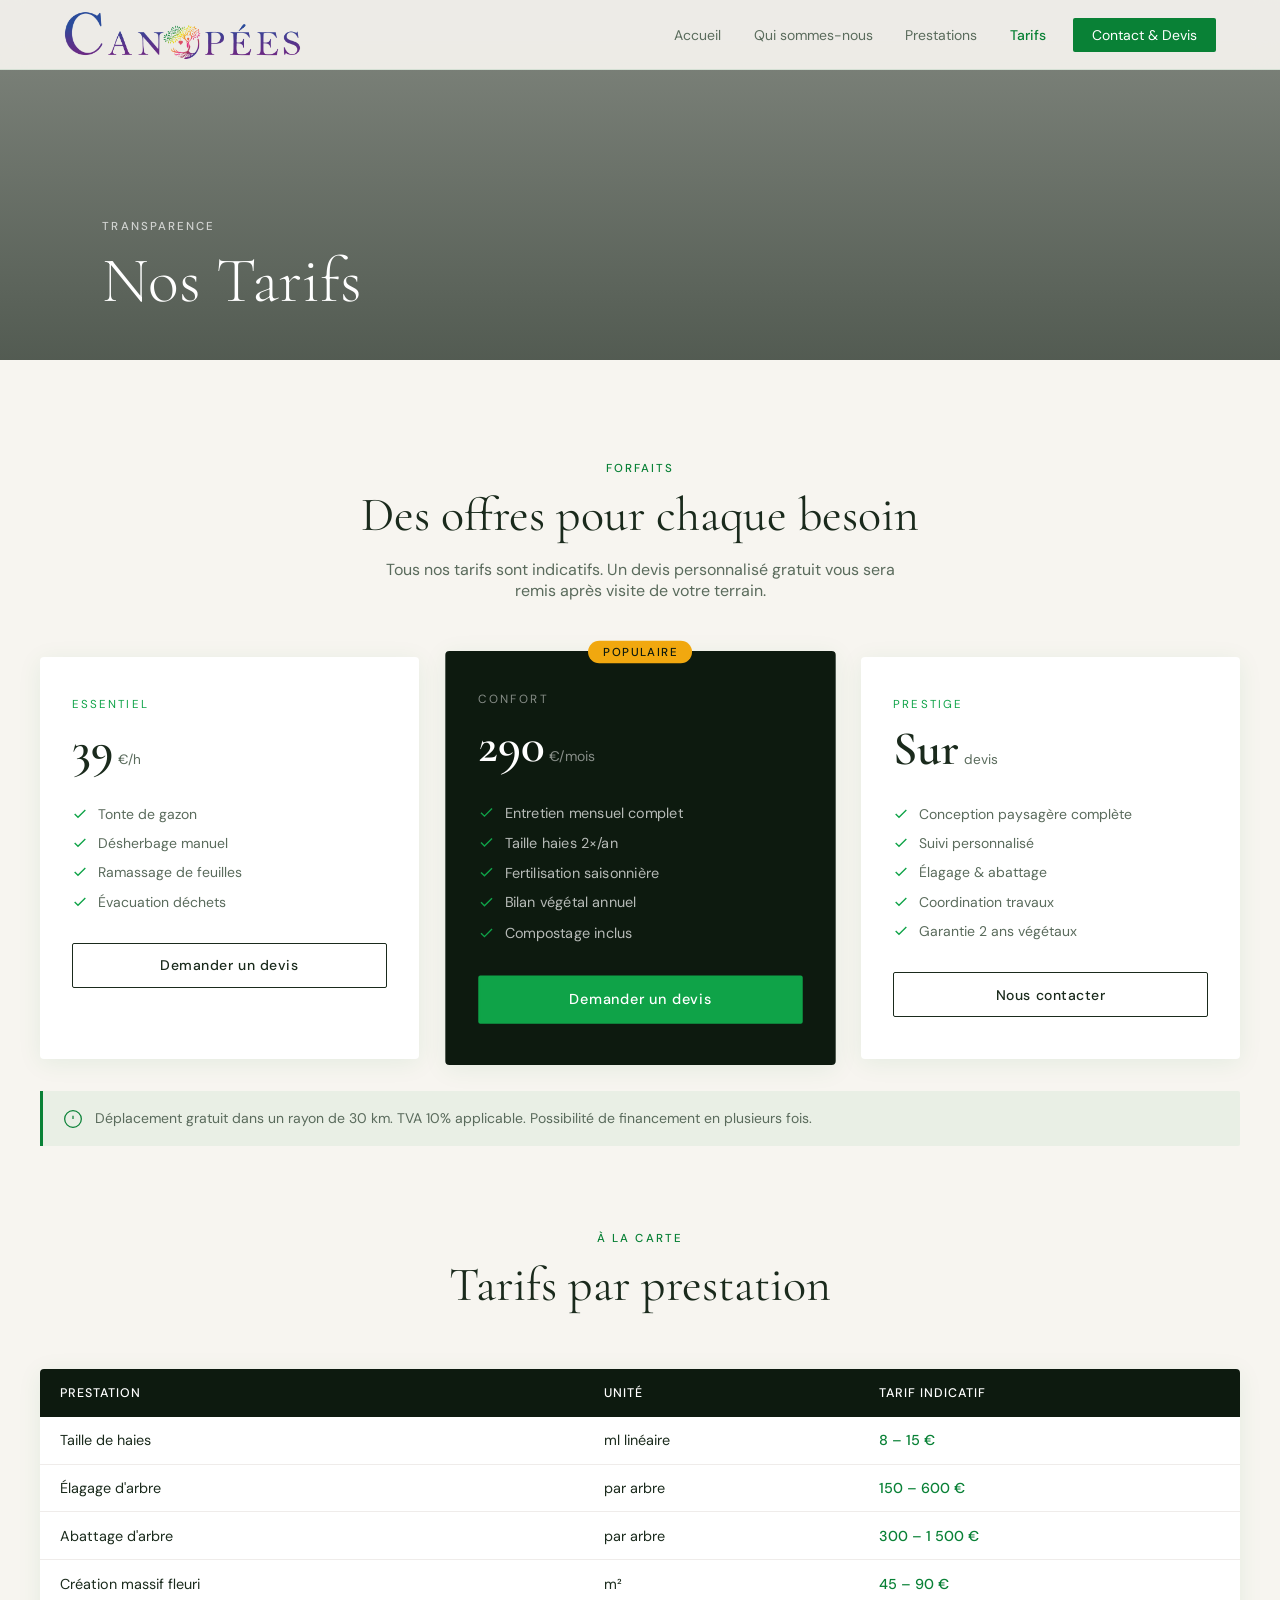
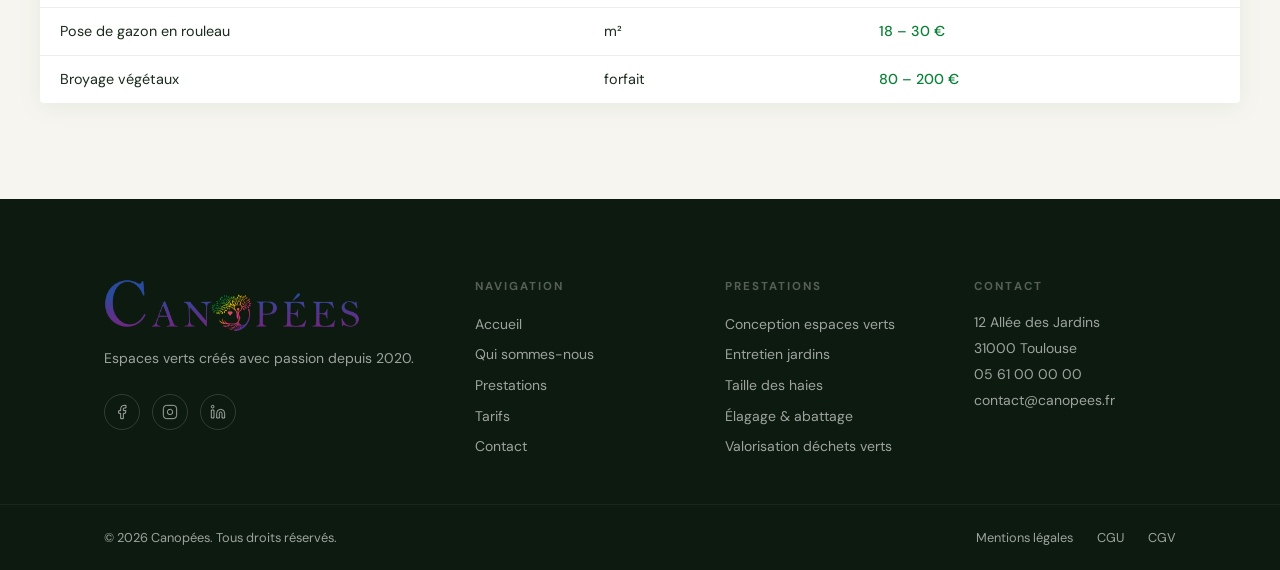
<file: tarifs.html>
<!DOCTYPE html>
<html lang="fr">
<head>
  <meta charset="UTF-8" />
  <meta name="viewport" content="width=device-width, initial-scale=1.0" />
  <title>Tarifs — Canopées</title>
  <link rel="preconnect" href="https://fonts.googleapis.com" />
  <link rel="preconnect" href="https://fonts.gstatic.com" crossorigin />
  <link href="https://fonts.googleapis.com/css2?family=Cormorant+Garamond:ital,wght@0,300;0,400;0,600;1,300;1,400&family=DM+Sans:wght@300;400;500&display=swap" rel="stylesheet" />
  <link rel="stylesheet" href="style.css" />
</head>
<body>

  <!-- NAV -->
  <nav id="navbar">
    <div class="nav-logo">
      <a href="index.html" style="display:flex;align-items:center;gap:0.5rem;text-decoration:none;color:inherit;">
        <img src="images/logo.png" alt="Canopées" style="height:48px;width:auto;" />
      </a>
    </div>
    <button class="burger" id="burger" aria-label="Menu">
      <span></span><span></span><span></span>
    </button>
    <ul class="nav-links" id="nav-links">
      <li><a href="index.html">Accueil</a></li>
      <li><a href="qui-sommes-nous.html">Qui sommes-nous</a></li>
      <li><a href="prestations.html">Prestations</a></li>
      <li><a href="tarifs.html" class="active">Tarifs</a></li>
      <li><a href="contact.php" class="nav-cta">Contact & Devis</a></li>
    </ul>
  </nav>

  <main>

    <div class="page-hero short">
      <div class="page-hero-bg" style="background-image:url('https://images.unsplash.com/photo-1464226184884-fa280b87c399?w=1600&q=80')"></div>
      <div class="page-hero-content">
        <span class="eyebrow light">Transparence</span>
        <h1>Nos Tarifs</h1>
      </div>
    </div>

    <div class="container section-pad">
      <div class="section-header reveal">
        <span class="eyebrow">Forfaits</span>
        <h2>Des offres pour chaque besoin</h2>
        <p class="section-desc">Tous nos tarifs sont indicatifs. Un devis personnalisé gratuit vous sera remis après visite de votre terrain.</p>
      </div>
      <div class="tarifs-grid">
        <div class="tarif-card reveal">
          <div class="tarif-header">
            <span class="tarif-label">Essentiel</span>
            <div class="tarif-price"><span class="price-amount">39</span><span class="price-unit">€/h</span></div>
          </div>
          <ul class="tarif-features">
            <li><svg viewBox="0 0 24 24" fill="none" stroke="currentColor" stroke-width="2"><polyline points="20 6 9 17 4 12"/></svg>Tonte de gazon</li>
            <li><svg viewBox="0 0 24 24" fill="none" stroke="currentColor" stroke-width="2"><polyline points="20 6 9 17 4 12"/></svg>Désherbage manuel</li>
            <li><svg viewBox="0 0 24 24" fill="none" stroke="currentColor" stroke-width="2"><polyline points="20 6 9 17 4 12"/></svg>Ramassage de feuilles</li>
            <li><svg viewBox="0 0 24 24" fill="none" stroke="currentColor" stroke-width="2"><polyline points="20 6 9 17 4 12"/></svg>Évacuation déchets</li>
          </ul>
          <a href="contact.php" class="btn-outline">Demander un devis</a>
        </div>
        <div class="tarif-card featured reveal">
          <div class="tarif-badge">Populaire</div>
          <div class="tarif-header">
            <span class="tarif-label">Confort</span>
            <div class="tarif-price"><span class="price-amount">290</span><span class="price-unit">€/mois</span></div>
          </div>
          <ul class="tarif-features">
            <li><svg viewBox="0 0 24 24" fill="none" stroke="currentColor" stroke-width="2"><polyline points="20 6 9 17 4 12"/></svg>Entretien mensuel complet</li>
            <li><svg viewBox="0 0 24 24" fill="none" stroke="currentColor" stroke-width="2"><polyline points="20 6 9 17 4 12"/></svg>Taille haies 2×/an</li>
            <li><svg viewBox="0 0 24 24" fill="none" stroke="currentColor" stroke-width="2"><polyline points="20 6 9 17 4 12"/></svg>Fertilisation saisonnière</li>
            <li><svg viewBox="0 0 24 24" fill="none" stroke="currentColor" stroke-width="2"><polyline points="20 6 9 17 4 12"/></svg>Bilan végétal annuel</li>
            <li><svg viewBox="0 0 24 24" fill="none" stroke="currentColor" stroke-width="2"><polyline points="20 6 9 17 4 12"/></svg>Compostage inclus</li>
          </ul>
          <a href="contact.php" class="btn-primary">Demander un devis</a>
        </div>
        <div class="tarif-card reveal">
          <div class="tarif-header">
            <span class="tarif-label">Prestige</span>
            <div class="tarif-price"><span class="price-amount">Sur</span><span class="price-unit">devis</span></div>
          </div>
          <ul class="tarif-features">
            <li><svg viewBox="0 0 24 24" fill="none" stroke="currentColor" stroke-width="2"><polyline points="20 6 9 17 4 12"/></svg>Conception paysagère complète</li>
            <li><svg viewBox="0 0 24 24" fill="none" stroke="currentColor" stroke-width="2"><polyline points="20 6 9 17 4 12"/></svg>Suivi personnalisé</li>
            <li><svg viewBox="0 0 24 24" fill="none" stroke="currentColor" stroke-width="2"><polyline points="20 6 9 17 4 12"/></svg>Élagage & abattage</li>
            <li><svg viewBox="0 0 24 24" fill="none" stroke="currentColor" stroke-width="2"><polyline points="20 6 9 17 4 12"/></svg>Coordination travaux</li>
            <li><svg viewBox="0 0 24 24" fill="none" stroke="currentColor" stroke-width="2"><polyline points="20 6 9 17 4 12"/></svg>Garantie 2 ans végétaux</li>
          </ul>
          <a href="contact.php" class="btn-outline">Nous contacter</a>
        </div>
      </div>
      <div class="tarifs-note reveal">
        <svg viewBox="0 0 24 24" fill="none" stroke="currentColor" stroke-width="1.5" width="20" height="20"><circle cx="12" cy="12" r="10"/><line x1="12" y1="8" x2="12" y2="12"/><line x1="12" y1="16" x2="12.01" y2="16"/></svg>
        <p>Déplacement gratuit dans un rayon de 30 km. TVA 10% applicable. Possibilité de financement en plusieurs fois.</p>
      </div>
      <div class="section-header reveal" style="margin-top:5rem">
        <span class="eyebrow">À la carte</span>
        <h2>Tarifs par prestation</h2>
      </div>
      <div class="tarifs-table-wrapper reveal">
        <table class="tarifs-table">
          <thead><tr><th>Prestation</th><th>Unité</th><th>Tarif indicatif</th></tr></thead>
          <tbody>
            <tr><td>Taille de haies</td><td>ml linéaire</td><td>8 – 15 €</td></tr>
            <tr><td>Élagage d'arbre</td><td>par arbre</td><td>150 – 600 €</td></tr>
            <tr><td>Abattage d'arbre</td><td>par arbre</td><td>300 – 1 500 €</td></tr>
            <tr><td>Création massif fleuri</td><td>m²</td><td>45 – 90 €</td></tr>
            <tr><td>Pose de gazon en rouleau</td><td>m²</td><td>18 – 30 €</td></tr>
            <tr><td>Broyage végétaux</td><td>forfait</td><td>80 – 200 €</td></tr>
          </tbody>
        </table>
      </div>
    </div>

  </main>
    </div>
  </div>

  <!-- FOOTER -->
  <footer>
    <div class="footer-top">
      <div class="container footer-grid">
        <div class="footer-brand">
          <div class="footer-logo">
            <img src="images/logo.png" alt="Canopées" style="height:52px;width:auto;" />
          </div>
          <p>Espaces verts créés avec passion depuis 2020.</p>
          <div class="footer-socials">
            <a href="#" aria-label="Facebook"><svg viewBox="0 0 24 24" fill="none" stroke="currentColor" stroke-width="1.5"><path d="M18 2h-3a5 5 0 00-5 5v3H7v4h3v8h4v-8h3l1-4h-4V7a1 1 0 011-1h3z"/></svg></a>
            <a href="#" aria-label="Instagram"><svg viewBox="0 0 24 24" fill="none" stroke="currentColor" stroke-width="1.5"><rect x="2" y="2" width="20" height="20" rx="5" ry="5"/><path d="M16 11.37A4 4 0 1112.63 8 4 4 0 0116 11.37z"/><line x1="17.5" y1="6.5" x2="17.51" y2="6.5"/></svg></a>
            <a href="#" aria-label="LinkedIn"><svg viewBox="0 0 24 24" fill="none" stroke="currentColor" stroke-width="1.5"><path d="M16 8a6 6 0 016 6v7h-4v-7a2 2 0 00-2-2 2 2 0 00-2 2v7h-4v-7a6 6 0 016-6zM2 9h4v12H2z"/><circle cx="4" cy="4" r="2"/></svg></a>
          </div>
        </div>
        <div class="footer-col">
          <h4>Navigation</h4>
          <ul>
            <li><a href="index.html">Accueil</a></li>
            <li><a href="qui-sommes-nous.html">Qui sommes-nous</a></li>
            <li><a href="prestations.html">Prestations</a></li>
            <li><a href="tarifs.html">Tarifs</a></li>
            <li><a href="contact.php">Contact</a></li>
          </ul>
        </div>
        <div class="footer-col">
          <h4>Prestations</h4>
          <ul>
            <li><a href="prestations.html">Conception espaces verts</a></li>
            <li><a href="prestations.html">Entretien jardins</a></li>
            <li><a href="prestations.html">Taille des haies</a></li>
            <li><a href="prestations.html">Élagage & abattage</a></li>
            <li><a href="prestations.html">Valorisation déchets verts</a></li>
          </ul>
        </div>
        <div class="footer-col">
          <h4>Contact</h4>
          <address>
            <p>12 Allée des Jardins</p>
            <p>31000 Toulouse</p>
            <p><a href="tel:0561000000">05 61 00 00 00</a></p>
            <p><a href="mailto:contact@canopees.fr">contact@canopees.fr</a></p>
          </address>
        </div>
      </div>
    </div>
    <div class="footer-bottom">
      <div class="container footer-bottom-inner">
        <p>© 2026 Canopées. Tous droits réservés.</p>
        <div class="footer-legal">
          <a href="mentions-legales.html">Mentions légales</a>
          <a href="cgu.html">CGU</a>
          <a href="cgv.html">CGV</a>
        </div>
      </div>
    </div>
  </footer>

  <script src="script.js"></script>
</body>
</html>
</file>
<file: style.css>
/* VARIABLES & RESET */
:root {
  --blue: #2a4b9b;
  --mauve: #692b85;
  --green: #098136;
  --green-light: #0fa348;
  --orange: #f1a80f;
  --rose: #da4d66;
  --red: #b23b53;
  --dark: #0d1a0f;
  --surface: #f7f5f0;
  --surface2: #efecea;
  --text: #1a2a1c;
  --text-muted: #5a6b5c;
  --white: #ffffff;
  --font-display: "Cormorant Garamond", Georgia, serif;
  --font-body: "DM Sans", sans-serif;
  --transition: 0.4s cubic-bezier(0.25, 0.46, 0.45, 0.94);
  --shadow: 0 4px 24px rgba(9, 129, 54, 0.08);
  --shadow-lg: 0 12px 48px rgba(9, 129, 54, 0.14);
}

*,
*::before,
*::after {
  box-sizing: border-box;
  margin: 0;
  padding: 0;
}
html {
  scroll-behavior: smooth;
  font-size: 16px;
}
body {
  font-family: var(--font-body);
  background: var(--surface);
  color: var(--text);
  overflow-x: hidden;
}
img {
  display: block;
  max-width: 100%;
}
a {
  text-decoration: none;
  color: inherit;
}
button {
  cursor: pointer;
  border: none;
  background: none;
  font-family: inherit;
}
ul {
  list-style: none;
}
address {
  font-style: normal;
}

.container {
  max-width: 1200px;
  margin: 0 auto;
  padding: 0 5vw;
}

.eyebrow {
  display: inline-block;
  font-family: var(--font-body);
  font-size: 0.72rem;
  font-weight: 500;
  letter-spacing: 0.18em;
  text-transform: uppercase;
  color: var(--green);
  margin-bottom: 0.75rem;
}
.eyebrow.light {
  color: rgba(255, 255, 255, 0.7);
}

.section-header {
  text-align: center;
  margin-bottom: 3.5rem;
}
.section-header h2 {
  font-family: var(--font-display);
  font-size: clamp(2rem, 4vw, 3rem);
  font-weight: 400;
  line-height: 1.15;
  color: var(--text);
}
.section-header h2 em {
  font-style: italic;
  color: var(--green);
}
.section-desc {
  margin-top: 1rem;
  color: var(--text-muted);
  font-size: 1rem;
  max-width: 540px;
  margin-left: auto;
  margin-right: auto;
}

.page {
  display: none;
}
.page.active {
  display: block;
}

.section-pad {
  padding: 6rem 0;
}

/* REVEAL ANIMATION */
.reveal {
  opacity: 0;
  transform: translateY(28px);
  transition:
    opacity 0.65s ease,
    transform 0.65s ease;
}
.reveal.visible {
  opacity: 1;
  transform: translateY(0);
}

/* BUTTONS */
.btn-primary,
.btn-outline {
  display: inline-flex;
  align-items: center;
  gap: 0.5rem;
  padding: 0.8rem 2rem;
  font-family: var(--font-body);
  font-size: 0.875rem;
  font-weight: 500;
  letter-spacing: 0.04em;
  border-radius: 2px;
  transition: var(--transition);
  cursor: pointer;
}
.btn-primary {
  background: var(--green);
  color: var(--white);
  border: 2px solid var(--green);
}
.btn-primary:hover {
  background: #076b2b;
  border-color: #076b2b;
  transform: translateY(-1px);
}
.btn-outline {
  background: transparent;
  color: var(--text);
  border: 1.5px solid var(--text);
}
.btn-outline:hover {
  background: var(--text);
  color: var(--white);
  transform: translateY(-1px);
}
.btn-primary.full,
.btn-outline.full {
  width: 100%;
  justify-content: center;
}

/* NAV */
nav {
  position: fixed;
  top: 0;
  left: 0;
  right: 0;
  z-index: 100;
  display: flex;
  align-items: center;
  justify-content: space-between;
  padding: 0 5vw;
  height: 70px;
  background: rgba(247, 245, 240, 0.92);
  backdrop-filter: blur(12px);
  -webkit-backdrop-filter: blur(12px);
  border-bottom: 1px solid rgba(9, 129, 54, 0.1);
  transition: box-shadow 0.3s;
}
nav.scrolled {
  box-shadow: 0 2px 20px rgba(0, 0, 0, 0.08);
}

.nav-logo {
  display: flex;
  align-items: center;
  gap: 0.6rem;
  cursor: pointer;
}
.nav-logo span {
  font-family: var(--font-display);
  font-size: 1.4rem;
  font-weight: 600;
  letter-spacing: 0.01em;
  color: var(--dark);
}

.nav-links {
  display: flex;
  align-items: center;
  gap: 0.25rem;
}
.nav-links a {
  padding: 0.45rem 0.9rem;
  font-size: 0.875rem;
  font-weight: 400;
  color: var(--text-muted);
  border-radius: 2px;
  transition: color 0.2s;
}
.nav-links a:hover {
  color: var(--text);
}
.nav-links a.active {
  color: var(--green);
  font-weight: 500;
}
.nav-links .nav-cta {
  background: var(--green);
  color: var(--white);
  padding: 0.5rem 1.2rem;
  margin-left: 0.5rem;
}
.nav-links .nav-cta:hover {
  background: #076b2b;
}

.burger {
  display: none;
  flex-direction: column;
  gap: 5px;
  padding: 4px;
}
.burger span {
  display: block;
  width: 22px;
  height: 2px;
  background: var(--text);
  border-radius: 2px;
  transition: var(--transition);
}
.burger.open span:nth-child(1) {
  transform: translateY(7px) rotate(45deg);
}
.burger.open span:nth-child(2) {
  opacity: 0;
}
.burger.open span:nth-child(3) {
  transform: translateY(-7px) rotate(-45deg);
}

/* SLIDER */
.slider {
  position: relative;
  height: 100vh;
  min-height: 560px;
  overflow: hidden;
}

.slide {
  position: absolute;
  inset: 0;
  background-size: cover;
  background-position: center;
  opacity: 0;
  transition: opacity 0.9s ease;
}
.slide.active {
  opacity: 1;
}

.slide-overlay {
  position: absolute;
  inset: 0;
  background: linear-gradient(
    to bottom,
    rgba(13, 26, 15, 0.35) 0%,
    rgba(13, 26, 15, 0.65) 100%
  );
}

.slide-content {
  position: absolute;
  bottom: 12%;
  left: 8%;
  color: var(--white);
  z-index: 2;
}
.slide-content .slide-label {
  display: block;
  font-size: 0.72rem;
  letter-spacing: 0.22em;
  text-transform: uppercase;
  color: rgba(255, 255, 255, 0.65);
  margin-bottom: 1rem;
}
.slide-content h1 {
  font-family: var(--font-display);
  font-size: clamp(2.8rem, 6vw, 5.5rem);
  font-weight: 300;
  line-height: 1.1;
  max-width: 640px;
}
.slide-content h1 em {
  font-style: italic;
  font-weight: 400;
  color: #78e090;
}

.slider-btn {
  position: absolute;
  top: 50%;
  transform: translateY(-50%);
  z-index: 5;
  width: 46px;
  height: 46px;
  border-radius: 50%;
  background: rgba(255, 255, 255, 0.15);
  backdrop-filter: blur(8px);
  border: 1px solid rgba(255, 255, 255, 0.3);
  color: var(--white);
  display: flex;
  align-items: center;
  justify-content: center;
  transition: background 0.2s;
}
.slider-btn:hover {
  background: rgba(255, 255, 255, 0.28);
}
.slider-btn.prev {
  left: 2.5%;
}
.slider-btn.next {
  right: 2.5%;
}

.slider-dots {
  position: absolute;
  bottom: 5%;
  left: 50%;
  transform: translateX(-50%);
  display: flex;
  gap: 8px;
  z-index: 5;
}
.slider-dots .dot {
  width: 6px;
  height: 6px;
  border-radius: 50%;
  background: rgba(255, 255, 255, 0.4);
  cursor: pointer;
  transition:
    background 0.3s,
    transform 0.3s;
}
.slider-dots .dot.active {
  background: var(--white);
  transform: scale(1.3);
}

/* PRESENTATION */
.section-presentation {
  padding: 7rem 0;
}

.split {
  display: grid;
  grid-template-columns: 1fr 1fr;
  gap: 6rem;
  align-items: center;
}
.split-text h2 {
  font-family: var(--font-display);
  font-size: clamp(2rem, 3.5vw, 2.8rem);
  font-weight: 400;
  line-height: 1.2;
  margin-bottom: 1.2rem;
}
.split-text h2 em {
  font-style: italic;
  color: var(--green);
}
.split-text p {
  color: var(--text-muted);
  line-height: 1.75;
  margin-bottom: 2rem;
  font-size: 1rem;
}

.visual-card {
  position: relative;
  border-radius: 4px;
  overflow: hidden;
}
.visual-card img {
  width: 100%;
  height: 420px;
  object-fit: cover;
  transition: transform 0.7s ease;
}
.visual-card:hover img {
  transform: scale(1.03);
}

.visual-badge {
  position: absolute;
  bottom: 20px;
  right: 20px;
  background: var(--white);
  padding: 1rem 1.4rem;
  border-radius: 2px;
  text-align: center;
  box-shadow: var(--shadow);
}
.visual-badge strong {
  display: block;
  font-family: var(--font-display);
  font-size: 2rem;
  font-weight: 600;
  color: var(--green);
  line-height: 1;
}
.visual-badge span {
  font-size: 0.72rem;
  color: var(--text-muted);
  letter-spacing: 0.05em;
  text-transform: uppercase;
}

/* PUBLIC CIBLE */
.section-cible {
  background: var(--dark);
  padding: 6rem 0;
}
.section-cible .section-header h2 {
  color: var(--white);
}
.section-cible .eyebrow {
  color: #78e090;
}

.cible-grid {
  display: grid;
  grid-template-columns: repeat(3, 1fr);
  gap: 2px;
}

.cible-card {
  background: rgba(255, 255, 255, 0.03);
  padding: 2.5rem 2rem;
  border: 1px solid rgba(255, 255, 255, 0.06);
  transition: background var(--transition);
}
.cible-card:hover {
  background: rgba(255, 255, 255, 0.07);
}

.cible-icon {
  width: 44px;
  height: 44px;
  margin-bottom: 1.4rem;
  color: var(--green-light);
}
.cible-icon svg {
  width: 100%;
  height: 100%;
}

.cible-card h3 {
  font-family: var(--font-display);
  font-size: 1.5rem;
  font-weight: 400;
  color: var(--white);
  margin-bottom: 0.75rem;
}
.cible-card p {
  color: rgba(255, 255, 255, 0.5);
  font-size: 0.9rem;
  line-height: 1.7;
}

/* CAROUSEL REALISATIONS */
.section-realisations {
  padding: 7rem 0;
}

.carousel-wrapper {
  position: relative;
  overflow: hidden;
}

.carousel {
  display: flex;
  gap: 1.5rem;
  transition: transform 0.5s cubic-bezier(0.25, 0.46, 0.45, 0.94);
}

.carousel-item {
  flex: 0 0 calc(33.333% - 1rem);
  min-width: 0;
  border-radius: 4px;
  overflow: hidden;
  position: relative;
}
.carousel-item img {
  width: 100%;
  height: 260px;
  object-fit: cover;
  transition: transform 0.6s ease;
}
.carousel-item:hover img {
  transform: scale(1.05);
}

.carousel-caption {
  position: absolute;
  bottom: 0;
  left: 0;
  right: 0;
  padding: 0.8rem 1rem;
  background: linear-gradient(to top, rgba(13, 26, 15, 0.85), transparent);
  color: var(--white);
  font-size: 0.82rem;
  letter-spacing: 0.04em;
}

.carousel-btn {
  position: absolute;
  top: 50%;
  transform: translateY(-50%);
  z-index: 5;
  width: 42px;
  height: 42px;
  border-radius: 50%;
  background: var(--white);
  box-shadow: var(--shadow-lg);
  color: var(--text);
  display: flex;
  align-items: center;
  justify-content: center;
  transition: transform 0.2s;
}
.carousel-btn:hover {
  transform: translateY(-50%) scale(1.08);
}
.carousel-btn.prev {
  left: -16px;
}
.carousel-btn.next {
  right: -16px;
}

/* PAGE HERO (sous-pages) */
.page-hero {
  position: relative;
  overflow: hidden;
}
.page-hero.short {
  height: 360px;
}

.page-hero-bg {
  position: absolute;
  inset: 0;
  background-size: cover;
  background-position: center;
  transform: scale(1.05);
  transition: transform 0.8s ease;
}
.page-hero:hover .page-hero-bg {
  transform: scale(1);
}

.page-hero::after {
  content: "";
  position: absolute;
  inset: 0;
  background: linear-gradient(
    to bottom,
    rgba(13, 26, 15, 0.5),
    rgba(13, 26, 15, 0.7)
  );
}

.page-hero-content {
  position: absolute;
  bottom: 12%;
  left: 8%;
  z-index: 2;
  color: var(--white);
}
.page-hero-content h1 {
  font-family: var(--font-display);
  font-size: clamp(2.2rem, 5vw, 4rem);
  font-weight: 300;
  line-height: 1.1;
}

/* QUI SOMMES-NOUS */
.team-grid {
  display: grid;
  grid-template-columns: 1fr 1fr;
  gap: 3rem;
  margin-bottom: 5rem;
}

.team-card {
  display: grid;
  grid-template-columns: 180px 1fr;
  gap: 2rem;
  align-items: start;
  padding: 2rem;
  background: var(--white);
  border-radius: 4px;
  box-shadow: var(--shadow);
  transition:
    transform var(--transition),
    box-shadow var(--transition);
}
.team-card:hover {
  transform: translateY(-4px);
  box-shadow: var(--shadow-lg);
}

.team-img-wrap {
  border-radius: 4px;
  overflow: hidden;
  aspect-ratio: 1;
}
.team-img-wrap img {
  width: 100%;
  height: 100%;
  object-fit: cover;
  transition: transform 0.5s ease;
}
.team-card:hover .team-img-wrap img {
  transform: scale(1.04);
}

.team-info h3 {
  font-family: var(--font-display);
  font-size: 1.7rem;
  font-weight: 400;
  margin-bottom: 0.2rem;
}
.team-role {
  display: block;
  font-size: 0.75rem;
  letter-spacing: 0.12em;
  text-transform: uppercase;
  color: var(--green);
  margin-bottom: 0.9rem;
}
.team-info p {
  color: var(--text-muted);
  font-size: 0.9rem;
  line-height: 1.75;
}

.values-section {
  padding-top: 3rem;
  border-top: 1px solid rgba(0, 0, 0, 0.07);
}
.values-section > h2 {
  font-family: var(--font-display);
  font-size: clamp(1.8rem, 3vw, 2.4rem);
  font-weight: 400;
  margin-bottom: 2.5rem;
  text-align: center;
}

.values-grid {
  display: grid;
  grid-template-columns: repeat(4, 1fr);
  gap: 2rem;
}
.value-item {
  text-align: center;
  padding: 1.5rem;
}
.value-icon {
  width: 40px;
  height: 40px;
  margin: 0 auto 1rem;
  color: var(--green);
}
.value-icon svg {
  width: 100%;
  height: 100%;
}
.value-item h4 {
  font-family: var(--font-display);
  font-size: 1.2rem;
  font-weight: 600;
  margin-bottom: 0.5rem;
}
.value-item p {
  font-size: 0.85rem;
  color: var(--text-muted);
  line-height: 1.6;
}

/* PRESTATIONS */
.prestations-grid {
  display: grid;
  grid-template-columns: repeat(3, 1fr);
  gap: 2rem;
}
.prestations-grid .presta-card:last-child:nth-child(3n + 1) {
  grid-column: 1 / span 3;
  max-width: 420px;
  margin: 0 auto;
}
.prestations-grid .presta-card:nth-child(4) {
  grid-column: 1 / span 2;
}
.prestations-grid .presta-card:nth-child(4) ~ .presta-card:nth-child(5) {
  grid-column: 3;
}

.presta-card {
  background: var(--white);
  border-radius: 4px;
  overflow: hidden;
  box-shadow: var(--shadow);
  cursor: pointer;
  transition:
    transform var(--transition),
    box-shadow var(--transition);
}
.presta-card:hover {
  transform: translateY(-6px);
  box-shadow: var(--shadow-lg);
}

.presta-img {
  position: relative;
  overflow: hidden;
  height: 220px;
}
.presta-img img {
  width: 100%;
  height: 100%;
  object-fit: cover;
  transition: transform 0.6s ease;
}
.presta-card:hover .presta-img img {
  transform: scale(1.07);
}

.presta-overlay {
  position: absolute;
  inset: 0;
  background: rgba(9, 129, 54, 0.82);
  display: flex;
  flex-direction: column;
  align-items: center;
  justify-content: center;
  gap: 0.6rem;
  color: var(--white);
  opacity: 0;
  transition: opacity 0.35s ease;
}
.presta-card:hover .presta-overlay {
  opacity: 1;
}
.presta-overlay span {
  font-size: 0.875rem;
  letter-spacing: 0.08em;
}
.presta-overlay svg {
  width: 20px;
  height: 20px;
}

.presta-body {
  padding: 1.5rem;
}
.presta-icon {
  width: 36px;
  height: 36px;
  color: var(--green);
  margin-bottom: 0.9rem;
}
.presta-icon svg {
  width: 100%;
  height: 100%;
}
.presta-body h3 {
  font-family: var(--font-display);
  font-size: 1.3rem;
  font-weight: 600;
  margin-bottom: 0.6rem;
}
.presta-body p {
  font-size: 0.875rem;
  color: var(--text-muted);
  line-height: 1.7;
}

/* TARIFS */
.tarifs-grid {
  display: grid;
  grid-template-columns: repeat(3, 1fr);
  gap: 2rem;
  margin-bottom: 2rem;
}

.tarif-card {
  background: var(--white);
  border-radius: 4px;
  padding: 2.5rem 2rem;
  box-shadow: var(--shadow);
  position: relative;
  transition:
    transform var(--transition),
    box-shadow var(--transition);
}
.tarif-card:hover {
  transform: translateY(-4px);
  box-shadow: var(--shadow-lg);
}
.tarif-card.featured {
  background: var(--dark);
  color: var(--white);
  transform: scale(1.03);
}
.tarif-card.featured:hover {
  transform: scale(1.03) translateY(-4px);
}

.tarif-badge {
  position: absolute;
  top: -10px;
  left: 50%;
  transform: translateX(-50%);
  background: var(--orange);
  color: var(--dark);
  font-size: 0.7rem;
  font-weight: 500;
  letter-spacing: 0.12em;
  text-transform: uppercase;
  padding: 0.25rem 0.9rem;
  border-radius: 20px;
}

.tarif-header {
  margin-bottom: 2rem;
}
.tarif-label {
  display: block;
  font-size: 0.72rem;
  letter-spacing: 0.18em;
  text-transform: uppercase;
  color: var(--green-light);
  margin-bottom: 0.8rem;
}
.featured .tarif-label {
  color: rgba(255, 255, 255, 0.5);
}

.tarif-price {
  display: flex;
  align-items: baseline;
  gap: 0.3rem;
}
.price-amount {
  font-family: var(--font-display);
  font-size: 3rem;
  font-weight: 600;
  line-height: 1;
}
.price-unit {
  font-size: 0.85rem;
  color: var(--text-muted);
}
.featured .price-unit {
  color: rgba(255, 255, 255, 0.5);
}

.tarif-features {
  list-style: none;
  margin-bottom: 2rem;
  display: flex;
  flex-direction: column;
  gap: 0.7rem;
}
.tarif-features li {
  display: flex;
  align-items: center;
  gap: 0.6rem;
  font-size: 0.875rem;
  color: var(--text-muted);
}
.featured .tarif-features li {
  color: rgba(255, 255, 255, 0.7);
}
.tarif-features li svg {
  width: 16px;
  height: 16px;
  color: var(--green-light);
  flex-shrink: 0;
}

.tarif-card.featured .btn-primary {
  background: var(--green-light);
  border-color: var(--green-light);
  width: 100%;
  justify-content: center;
}
.tarif-card .btn-outline {
  width: 100%;
  justify-content: center;
}
.tarif-card.featured .btn-outline {
  border-color: rgba(255, 255, 255, 0.4);
  color: var(--white);
  width: 100%;
  justify-content: center;
}

.tarifs-note {
  display: flex;
  align-items: flex-start;
  gap: 0.75rem;
  background: rgba(9, 129, 54, 0.06);
  border-left: 3px solid var(--green);
  padding: 1rem 1.25rem;
  border-radius: 0 2px 2px 0;
  margin-top: 1.5rem;
}
.tarifs-note svg {
  color: var(--green);
  flex-shrink: 0;
  margin-top: 2px;
}
.tarifs-note p {
  font-size: 0.875rem;
  color: var(--text-muted);
  line-height: 1.6;
}

.tarifs-table-wrapper {
  overflow-x: auto;
  border-radius: 4px;
  box-shadow: var(--shadow);
}
.tarifs-table {
  width: 100%;
  border-collapse: collapse;
  background: var(--white);
  font-size: 0.9rem;
}
.tarifs-table th {
  background: var(--dark);
  color: var(--white);
  font-weight: 500;
  text-align: left;
  padding: 1rem 1.25rem;
  font-size: 0.78rem;
  letter-spacing: 0.08em;
  text-transform: uppercase;
}
.tarifs-table td {
  padding: 0.9rem 1.25rem;
  border-bottom: 1px solid var(--surface2);
}
.tarifs-table tr:last-child td {
  border-bottom: none;
}
.tarifs-table tr:hover td {
  background: rgba(9, 129, 54, 0.03);
}
.tarifs-table td:last-child {
  font-weight: 500;
  color: var(--green);
}

/* CONTACT */
.contact-grid {
  display: grid;
  grid-template-columns: 1fr 1fr;
  gap: 5rem;
}
.contact-form-col h2,
.contact-info-col h2 {
  font-family: var(--font-display);
  font-size: 2rem;
  font-weight: 400;
  margin-bottom: 0.5rem;
}
.contact-form-col > p {
  color: var(--text-muted);
  margin-bottom: 2rem;
  font-size: 0.9rem;
}

.form-wrapper {
  display: flex;
  flex-direction: column;
  gap: 1.2rem;
}
.form-row {
  display: grid;
  grid-template-columns: 1fr 1fr;
  gap: 1.2rem;
}

.form-group {
  display: flex;
  flex-direction: column;
  gap: 0.45rem;
}
.form-group label {
  font-size: 0.78rem;
  font-weight: 500;
  letter-spacing: 0.06em;
  text-transform: uppercase;
  color: var(--text-muted);
}
.form-group input,
.form-group select,
.form-group textarea {
  padding: 0.75rem 1rem;
  border: 1.5px solid #ddd;
  border-radius: 2px;
  font-family: var(--font-body);
  font-size: 0.9rem;
  color: var(--text);
  background: var(--white);
  transition: border-color 0.2s;
  outline: none;
}
.form-group input:focus,
.form-group select:focus,
.form-group textarea:focus {
  border-color: var(--green);
}
.form-group textarea {
  resize: vertical;
}

.form-success {
  display: none;
  align-items: center;
  gap: 0.75rem;
  background: rgba(9, 129, 54, 0.1);
  color: var(--green);
  padding: 1rem;
  border-radius: 2px;
  font-size: 0.875rem;
  font-weight: 500;
}
.form-success svg {
  width: 18px;
  height: 18px;
}
.form-success.show {
  display: flex;
}

.contact-items {
  display: flex;
  flex-direction: column;
  gap: 1.5rem;
  margin-bottom: 2rem;
}
.contact-item {
  display: flex;
  gap: 1rem;
  align-items: flex-start;
}
.contact-item-icon {
  width: 42px;
  height: 42px;
  background: rgba(9, 129, 54, 0.1);
  border-radius: 50%;
  display: flex;
  align-items: center;
  justify-content: center;
  flex-shrink: 0;
  color: var(--green);
}
.contact-item-icon svg {
  width: 20px;
  height: 20px;
}
.contact-item strong {
  display: block;
  font-size: 0.8rem;
  font-weight: 500;
  letter-spacing: 0.08em;
  text-transform: uppercase;
  color: var(--text-muted);
  margin-bottom: 0.2rem;
}
.contact-item p {
  font-size: 0.9rem;
  line-height: 1.6;
}

.map-placeholder {
  border-radius: 4px;
  overflow: hidden;
  border: 1px solid rgba(0, 0, 0, 0.07);
}

/* MODALES */
.modal-overlay {
  position: fixed;
  inset: 0;
  background: rgba(13, 26, 15, 0.7);
  backdrop-filter: blur(4px);
  z-index: 200;
  display: none;
  align-items: center;
  justify-content: center;
  padding: 2rem;
}
.modal-overlay.open {
  display: flex;
}

.modal {
  background: var(--white);
  border-radius: 4px;
  padding: 2.5rem;
  max-width: 720px;
  width: 100%;
  max-height: 85vh;
  overflow-y: auto;
  position: relative;
  animation: modalIn 0.35s cubic-bezier(0.34, 1.56, 0.64, 1);
}
.legal-modal {
  max-width: 660px;
}

@keyframes modalIn {
  from {
    opacity: 0;
    transform: scale(0.94) translateY(12px);
  }
  to {
    opacity: 1;
    transform: scale(1) translateY(0);
  }
}

.modal-close {
  position: absolute;
  top: 1.2rem;
  right: 1.2rem;
  width: 36px;
  height: 36px;
  border-radius: 50%;
  background: var(--surface2);
  display: flex;
  align-items: center;
  justify-content: center;
  transition: background 0.2s;
}
.modal-close:hover {
  background: #ddd;
}
.modal-close svg {
  width: 16px;
  height: 16px;
}

.modal h3 {
  font-family: var(--font-display);
  font-size: 1.6rem;
  font-weight: 400;
  margin-bottom: 1.5rem;
}

.modal-gallery {
  display: grid;
  grid-template-columns: repeat(2, 1fr);
  gap: 1rem;
}
.modal-gallery img {
  width: 100%;
  height: 180px;
  object-fit: cover;
  border-radius: 2px;
}

#legalContent {
  font-size: 0.875rem;
  color: var(--text-muted);
  line-height: 1.8;
}
#legalContent h4 {
  font-weight: 600;
  color: var(--text);
  margin: 1rem 0 0.4rem;
}

/* FOOTER */
footer {
  background: var(--dark);
  color: rgba(255, 255, 255, 0.6);
}

.footer-top {
  padding: 5rem 0 3rem;
}
.footer-grid {
  display: grid;
  grid-template-columns: 1.6fr 1fr 1fr 1fr;
  gap: 3rem;
}

.footer-brand .footer-logo {
  display: flex;
  align-items: center;
  gap: 0.6rem;
  margin-bottom: 1rem;
}
.footer-brand .footer-logo span {
  font-family: var(--font-display);
  font-size: 1.3rem;
  color: var(--white);
  font-weight: 600;
}
.footer-brand p {
  font-size: 0.875rem;
  line-height: 1.7;
  margin-bottom: 1.5rem;
}

.footer-socials {
  display: flex;
  gap: 0.75rem;
}
.footer-socials a {
  width: 36px;
  height: 36px;
  border: 1px solid rgba(255, 255, 255, 0.15);
  border-radius: 50%;
  display: flex;
  align-items: center;
  justify-content: center;
  transition:
    border-color 0.2s,
    color 0.2s;
}
.footer-socials a:hover {
  border-color: var(--green-light);
  color: var(--green-light);
}
.footer-socials svg {
  width: 16px;
  height: 16px;
}

.footer-col h4 {
  font-size: 0.72rem;
  letter-spacing: 0.18em;
  text-transform: uppercase;
  color: rgba(255, 255, 255, 0.3);
  margin-bottom: 1.2rem;
}
.footer-col ul {
  display: flex;
  flex-direction: column;
  gap: 0.6rem;
}
.footer-col ul li a,
.footer-col address p,
.footer-col address a {
  font-size: 0.875rem;
  transition: color 0.2s;
}
.footer-col ul li a:hover,
.footer-col address a:hover {
  color: var(--green-light);
}
.footer-col address {
  display: flex;
  flex-direction: column;
  gap: 0.5rem;
}

.footer-bottom {
  border-top: 1px solid rgba(255, 255, 255, 0.06);
  padding: 1.5rem 0;
}
.footer-bottom-inner {
  display: flex;
  align-items: center;
  justify-content: space-between;
  flex-wrap: wrap;
  gap: 1rem;
}
.footer-bottom p {
  font-size: 0.8rem;
}
.footer-legal {
  display: flex;
  gap: 1.5rem;
}
.footer-legal a {
  font-size: 0.8rem;
  transition: color 0.2s;
  cursor: pointer;
}
.footer-legal a:hover {
  color: var(--green-light);
}

/* RESPONSIVE */
@media (max-width: 1024px) {
  .prestations-grid {
    grid-template-columns: repeat(2, 1fr);
  }
  .prestations-grid .presta-card:last-child:nth-child(3n + 1) {
    grid-column: auto;
    max-width: none;
    margin: 0;
  }
  .prestations-grid .presta-card:nth-child(4) {
    grid-column: auto;
  }
  .prestations-grid .presta-card:nth-child(5) {
    grid-column: auto;
  }

  .values-grid {
    grid-template-columns: repeat(2, 1fr);
  }
  .footer-grid {
    grid-template-columns: 1fr 1fr;
  }
}

@media (max-width: 768px) {
  .burger {
    display: flex;
  }

  .nav-links {
    position: fixed;
    top: 70px;
    left: 0;
    right: 0;
    background: var(--white);
    flex-direction: column;
    align-items: flex-start;
    padding: 1.5rem 5vw 2rem;
    gap: 0.25rem;
    border-top: 1px solid rgba(0, 0, 0, 0.06);
    transform: translateY(-120%);
    opacity: 0;
    transition:
      transform 0.35s ease,
      opacity 0.35s ease;
    box-shadow: 0 12px 32px rgba(0, 0, 0, 0.1);
  }
  .nav-links.open {
    transform: translateY(0);
    opacity: 1;
  }
  .nav-links li {
    width: 100%;
  }
  .nav-links a {
    display: block;
    padding: 0.75rem 0;
    width: 100%;
    font-size: 1rem;
  }
  .nav-links .nav-cta {
    margin-left: 0;
    margin-top: 0.5rem;
    display: inline-flex;
  }

  .split {
    grid-template-columns: 1fr;
    gap: 3rem;
  }
  .team-grid {
    grid-template-columns: 1fr;
  }
  .team-card {
    grid-template-columns: 1fr;
  }
  .team-img-wrap {
    max-width: 200px;
  }
  .cible-grid {
    grid-template-columns: 1fr;
  }
  .tarifs-grid {
    grid-template-columns: 1fr;
  }
  .tarif-card.featured {
    transform: scale(1);
  }
  .contact-grid {
    grid-template-columns: 1fr;
    gap: 3rem;
  }
  .footer-grid {
    grid-template-columns: 1fr 1fr;
    gap: 2rem;
  }
  .footer-brand {
    grid-column: 1 / -1;
  }
  .carousel-item {
    flex: 0 0 calc(50% - 0.75rem);
  }
  .prestations-grid {
    grid-template-columns: 1fr;
  }
  .modal-gallery {
    grid-template-columns: 1fr;
  }
  .form-row {
    grid-template-columns: 1fr;
  }
  .values-grid {
    grid-template-columns: repeat(2, 1fr);
  }
}

@media (max-width: 480px) {
  .footer-grid {
    grid-template-columns: 1fr;
  }
  .footer-bottom-inner {
    flex-direction: column;
    align-items: flex-start;
  }
  .carousel-item {
    flex: 0 0 100%;
  }
  .page-hero.short {
    height: 280px;
  }
  .slide-content h1 {
    font-size: 2.2rem;
  }
}
</file>
